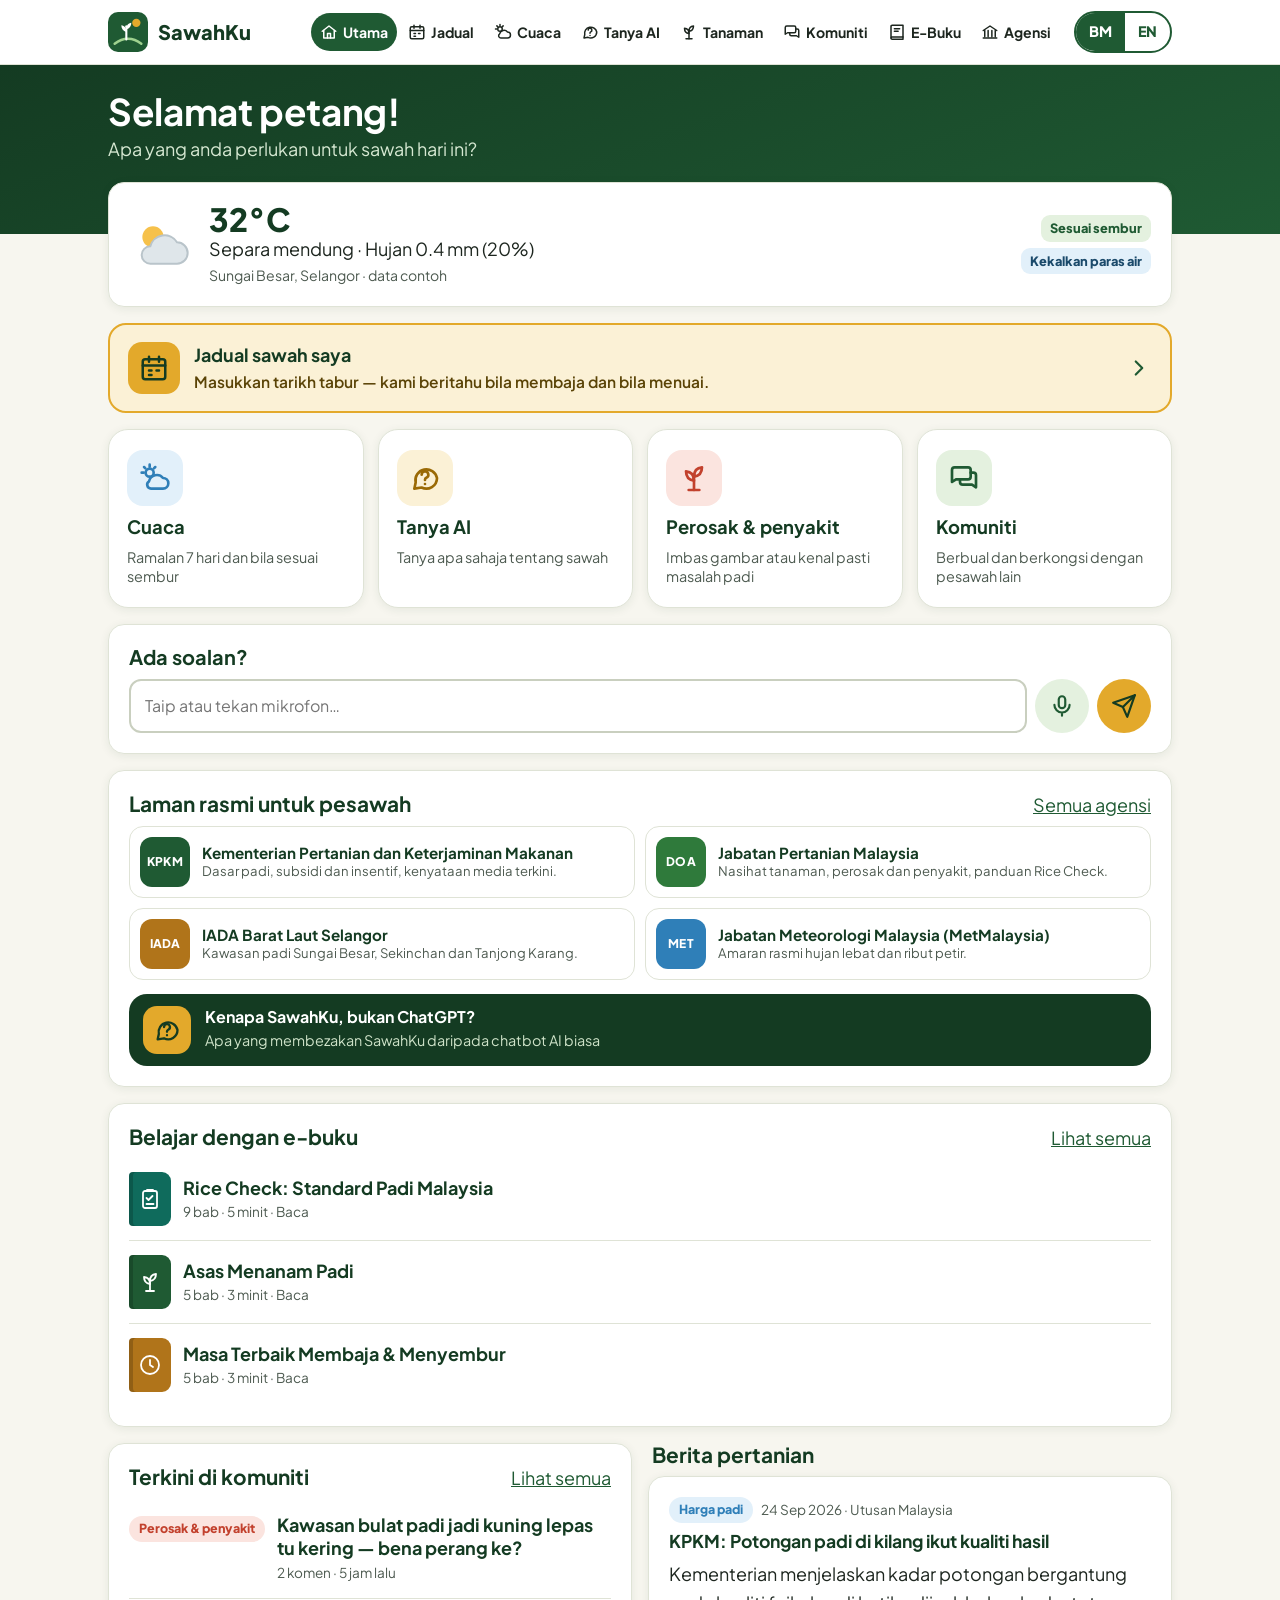
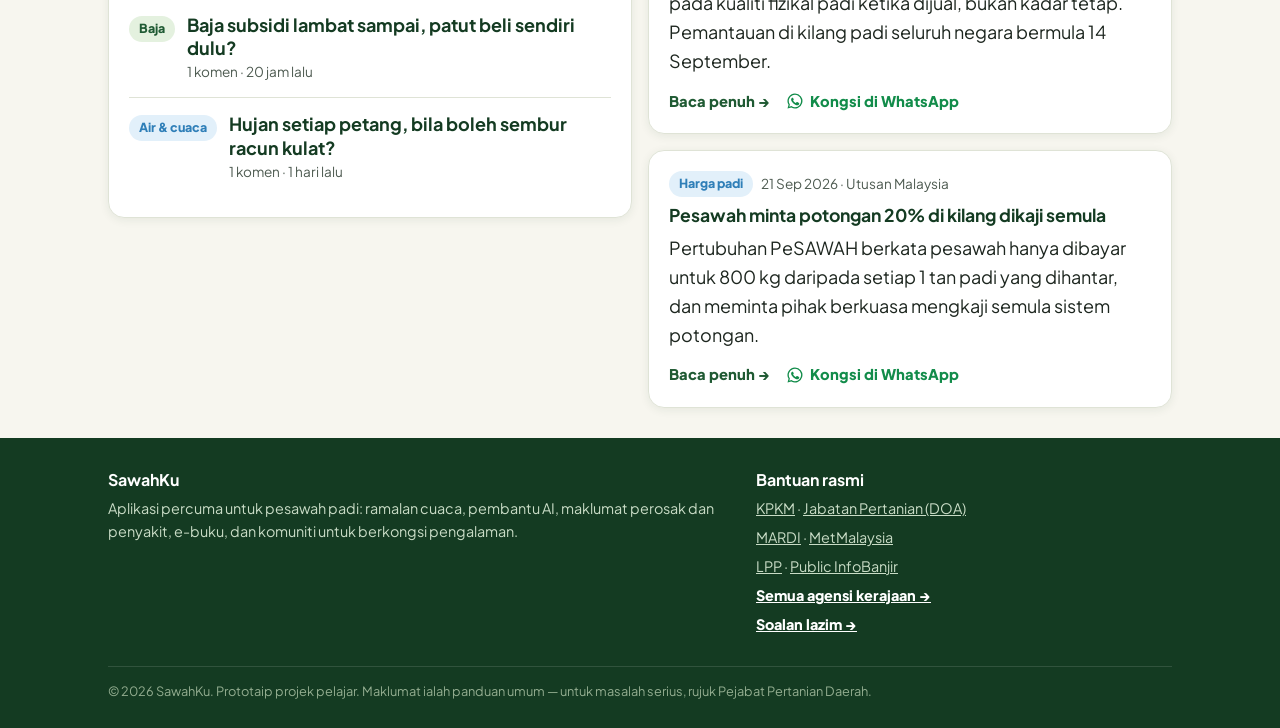
<file: index.html>
<!DOCTYPE html>
<html lang="ms">
<head>
  <meta charset="UTF-8">
  <meta name="viewport" content="width=device-width, initial-scale=1, viewport-fit=cover">
  <meta name="theme-color" content="#1f5a33">
  <title data-i18n="meta.home">SawahKu</title>
  <meta name="description" content="SawahKu: weather, AI assistant, pest and disease info and a community for paddy farmers, in Malay and English.">
  <link rel="preconnect" href="https://fonts.googleapis.com">
  <link rel="preconnect" href="https://fonts.gstatic.com" crossorigin>
  <link href="https://fonts.googleapis.com/css2?family=Plus+Jakarta+Sans:wght@400;500;600;700;800&display=swap" rel="stylesheet">
  <link rel="stylesheet" href="css/style.css">
</head>
<body data-page="home">

  <header id="site-header"></header>

  <main>
    <section class="home-top">
      <div class="container">
        <h1 id="greeting"></h1>
        <p data-i18n="home.sub"></p>
      </div>
    </section>

    <div class="container home-body">
      <a class="card today" id="wx-mini" href="weather.html" aria-label="Cuaca"></a>
      <a class="plan-mini" id="plan-mini" href="jadual.html"></a>

      <div class="tiles">
        <a class="tile tile--weather" href="weather.html"><span class="tile__icon"><svg viewBox="0 0 24 24" fill="none" stroke="currentColor" stroke-width="2" stroke-linecap="round" stroke-linejoin="round"><circle cx="8" cy="8" r="3"/><path d="M8 2v1.5M2 8h1.5M3.8 3.8l1 1M12.2 3.8l-1 1"/><path d="M9 20h9a4 4 0 0 0 0-8 6 6 0 0 0-10.5 2.5A3 3 0 0 0 9 20z"/></svg></span><strong data-i18n="home.weatherT"></strong><span data-i18n="home.weatherS"></span></a>
        <a class="tile tile--ask" href="ask.html"><span class="tile__icon"><svg viewBox="0 0 24 24" fill="none" stroke="currentColor" stroke-width="2" stroke-linecap="round" stroke-linejoin="round"><path d="M21 12a8 8 0 0 1-11.6 7.1L4 20l1-4.6A8 8 0 1 1 21 12z"/><path d="M9.5 9.5a2.5 2.5 0 1 1 3.5 2.3c-.6.3-1 .8-1 1.5v.2M12 16.5h.01"/></svg></span><strong data-i18n="home.askT"></strong><span data-i18n="home.askS"></span></a>
        <a class="tile tile--crop" href="crop.html"><span class="tile__icon"><svg viewBox="0 0 24 24" fill="none" stroke="currentColor" stroke-width="2" stroke-linecap="round" stroke-linejoin="round"><path d="M12 21V10"/><path d="M12 14c-4-.5-6-3-6-7 4 .3 6 3 6 7zM12 11c4-.5 6-3 6-7-4 .3-6 3-6 7z"/><path d="M8 21h8"/></svg></span><strong data-i18n="home.cropT"></strong><span data-i18n="home.cropS"></span></a>
        <a class="tile tile--forum" href="forum.html"><span class="tile__icon"><svg viewBox="0 0 24 24" fill="none" stroke="currentColor" stroke-width="2" stroke-linecap="round" stroke-linejoin="round"><path d="M17 8h2a2 2 0 0 1 2 2v9l-3-2h-7a2 2 0 0 1-2-2v-1"/><path d="M15 4H5a2 2 0 0 0-2 2v9l3-2h9a2 2 0 0 0 2-2V6a2 2 0 0 0-2-2z"/></svg></span><strong data-i18n="home.forumT"></strong><span data-i18n="home.forumS"></span></a>
      </div>

      <section class="card" style="margin-top:16px">
        <h2 style="font-size:1.25rem" data-i18n="home.askTitle"></h2>
        <form class="ask-box" id="home-ask" action="ask.html">
          <input class="input" type="text" name="q" data-i18n-ph="home.askPh" autocomplete="off" aria-label="Soalan">
          <a class="icon-btn icon-btn--mic" href="ask.html?mic=1" data-i18n-aria="ask.mic"><svg viewBox="0 0 24 24" fill="none" stroke="currentColor" stroke-width="2" stroke-linecap="round" stroke-linejoin="round" aria-hidden="true"><rect x="9" y="3" width="6" height="11" rx="3"/><path d="M5 11a7 7 0 0 0 14 0M12 18v3"/></svg></a>
          <button class="icon-btn icon-btn--send" type="submit" data-i18n-aria="ask.send"><svg viewBox="0 0 24 24" fill="none" stroke="currentColor" stroke-width="2" stroke-linecap="round" stroke-linejoin="round" aria-hidden="true"><path d="M22 2 11 13"/><path d="M22 2 15 22l-4-9-9-4 20-7z"/></svg></button>
        </form>
      </section>

      <section class="card official-card" style="margin-top:16px">
        <div class="head-row"><h2 data-i18n="home.agTitle"></h2><a href="info.html" data-i18n="home.agAll"></a></div>
        <div class="agency-quick-grid" id="home-agencies"></div>
        <a class="why-banner why-banner--sm" href="info.html#why">
          <span class="why-banner__icon"><svg viewBox="0 0 24 24" fill="none" stroke="currentColor" stroke-width="2" stroke-linecap="round" stroke-linejoin="round" aria-hidden="true"><path d="M21 12a8 8 0 0 1-11.6 7.1L4 20l1-4.6A8 8 0 1 1 21 12z"/><path d="M9.5 9.5a2.5 2.5 0 1 1 3.5 2.3c-.6.3-1 .8-1 1.5v.2M12 16.5h.01"/></svg></span>
          <span><strong data-i18n="info.whyT"></strong><small data-i18n="info.whyS"></small></span>
        </a>
      </section>

      <section class="card" style="margin-top:16px">
        <div class="head-row"><h2 data-i18n="home.learnTitle"></h2><a href="learn.html" data-i18n="common.seeAll"></a></div>
        <div id="home-learn"></div>
      </section>

      <div class="grid grid--2" style="margin-top:16px;align-items:start">
        <section class="card">
          <div class="head-row"><h2 data-i18n="home.forumTitle"></h2><a href="forum.html" data-i18n="common.seeAll"></a></div>
          <div id="home-forum"></div>
        </section>
        <section>
          <div class="head-row" style="padding:0 4px"><h2 data-i18n="home.newsTitle"></h2></div>
          <div class="grid" id="news-list" data-limit="2" style="margin-top:8px"></div>
        </section>
      </div>
    </div>
  </main>

  <script>
    // Greeting by time of day
    document.addEventListener("DOMContentLoaded", function () {
      function greet() {
        var h = new Date().getHours();
        document.getElementById("greeting").textContent = APP.t(h < 12 ? "home.morning" : h < 15 ? "home.afternoon" : h < 19 ? "home.evening" : "home.night");
      }
      greet();
      document.addEventListener("langchange", greet);
    });
  </script>

  <footer id="site-footer"></footer>

  <script src="js/i18n.js"></script>
  <script src="js/main.js"></script>
  <script src="js/weather.js"></script>
  <script src="js/schedule.js"></script>
  <script src="js/news.js"></script>
  <script src="js/forum.js"></script>
  <script src="js/ebooks.js"></script>
  <script src="js/learn.js"></script>
  <script src="js/info.js"></script>
</body>
</html>
</file>
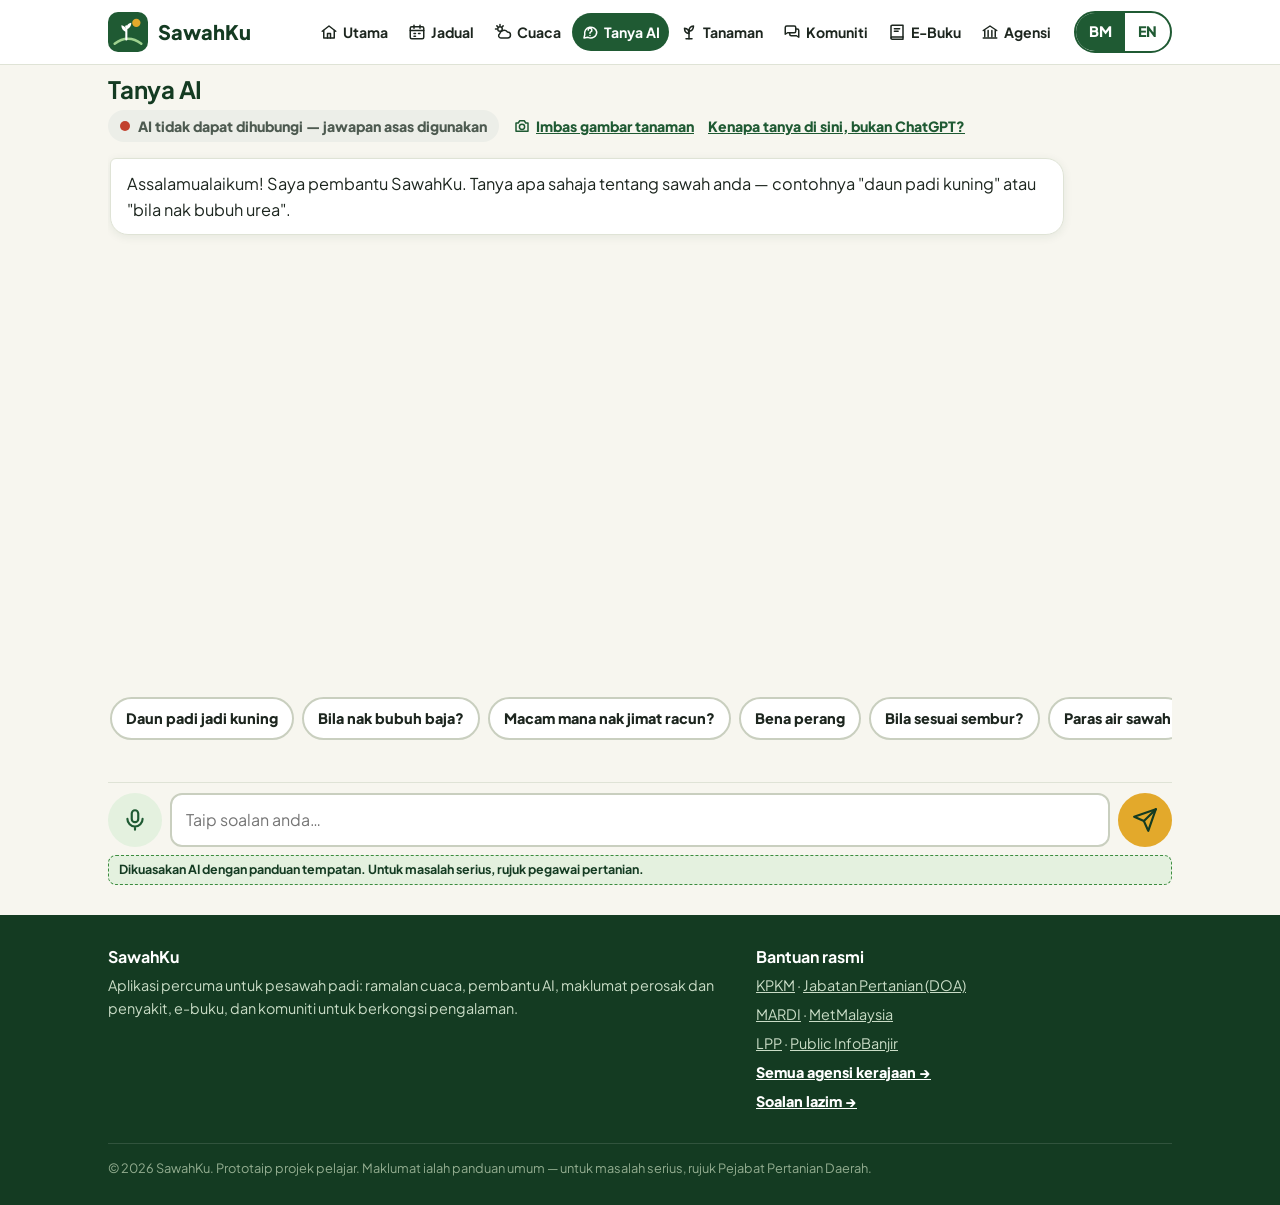
<file: ask.html>
<!DOCTYPE html>
<html lang="ms">
<head>
  <meta charset="UTF-8">
  <meta name="viewport" content="width=device-width, initial-scale=1, viewport-fit=cover">
  <meta name="theme-color" content="#1f5a33">
  <title data-i18n="meta.ask">SawahKu</title>
  <meta name="description" content="SawahKu: weather, AI assistant, pest and disease info and a community for paddy farmers, in Malay and English.">
  <link rel="preconnect" href="https://fonts.googleapis.com">
  <link rel="preconnect" href="https://fonts.gstatic.com" crossorigin>
  <link href="https://fonts.googleapis.com/css2?family=Plus+Jakarta+Sans:wght@400;500;600;700;800&display=swap" rel="stylesheet">
  <link rel="stylesheet" href="css/style.css">
</head>
<body data-page="ask">

  <header id="site-header"></header>

  <main>
    <div class="container">
      <div class="chat">
        <div class="chat__head">
          <div class="chat__title">
            <h1 data-i18n="ask.title"></h1>
            <button type="button" class="ask-new" id="chat-new" hidden><svg viewBox="0 0 24 24" fill="none" stroke="currentColor" stroke-width="2" stroke-linecap="round" stroke-linejoin="round" aria-hidden="true"><path d="M12 5v14M5 12h14"/></svg><span data-i18n="ask.new"></span></button>
          </div>
          <div class="chat__meta">
            <p class="ai-status" data-ai-status hidden></p>
            <a class="ask-scan" href="crop.html#scan"><svg viewBox="0 0 24 24" fill="none" stroke="currentColor" stroke-width="2" stroke-linecap="round" stroke-linejoin="round" aria-hidden="true"><path d="M4 8h3l2-3h6l2 3h3v11H4z"/><circle cx="12" cy="13" r="3.5"/></svg><span data-i18n="ask.scanLink"></span></a>
            <a class="ask-why" href="info.html#why" data-i18n="ask.why"></a>
          </div>
        </div>
        <div class="chat__log" id="chat-log" aria-live="polite"></div>
        <div class="chat__quick" id="chat-quick"></div>
        <p class="chat__listening" id="chat-status" role="status"></p>
        <form class="chat__composer" id="chat-form">
          <button type="button" class="icon-btn icon-btn--mic" id="chat-mic" data-i18n-aria="ask.mic"><svg viewBox="0 0 24 24" fill="none" stroke="currentColor" stroke-width="2" stroke-linecap="round" stroke-linejoin="round" aria-hidden="true"><rect x="9" y="3" width="6" height="11" rx="3"/><path d="M5 11a7 7 0 0 0 14 0M12 18v3"/></svg></button>
          <textarea class="input" id="chat-input" rows="1" data-i18n-ph="ask.ph" aria-label="Soalan"></textarea>
          <button type="submit" class="icon-btn icon-btn--send" data-i18n-aria="ask.send"><svg viewBox="0 0 24 24" fill="none" stroke="currentColor" stroke-width="2" stroke-linecap="round" stroke-linejoin="round" aria-hidden="true"><path d="M22 2 11 13"/><path d="M22 2 15 22l-4-9-9-4 20-7z"/></svg></button>
        </form>
        <p class="demo-flag chat__foot" data-i18n="ask.demo"></p>
      </div>
    </div>
  </main>

  <footer id="site-footer"></footer>

  <script src="js/i18n.js"></script>
  <script src="js/main.js"></script>
  <script src="js/config.js"></script>
  <script src="js/ai.js"></script>
  <script src="js/cropdata.js"></script>
  <script src="js/chat.js"></script>
</body>
</html>
</file>
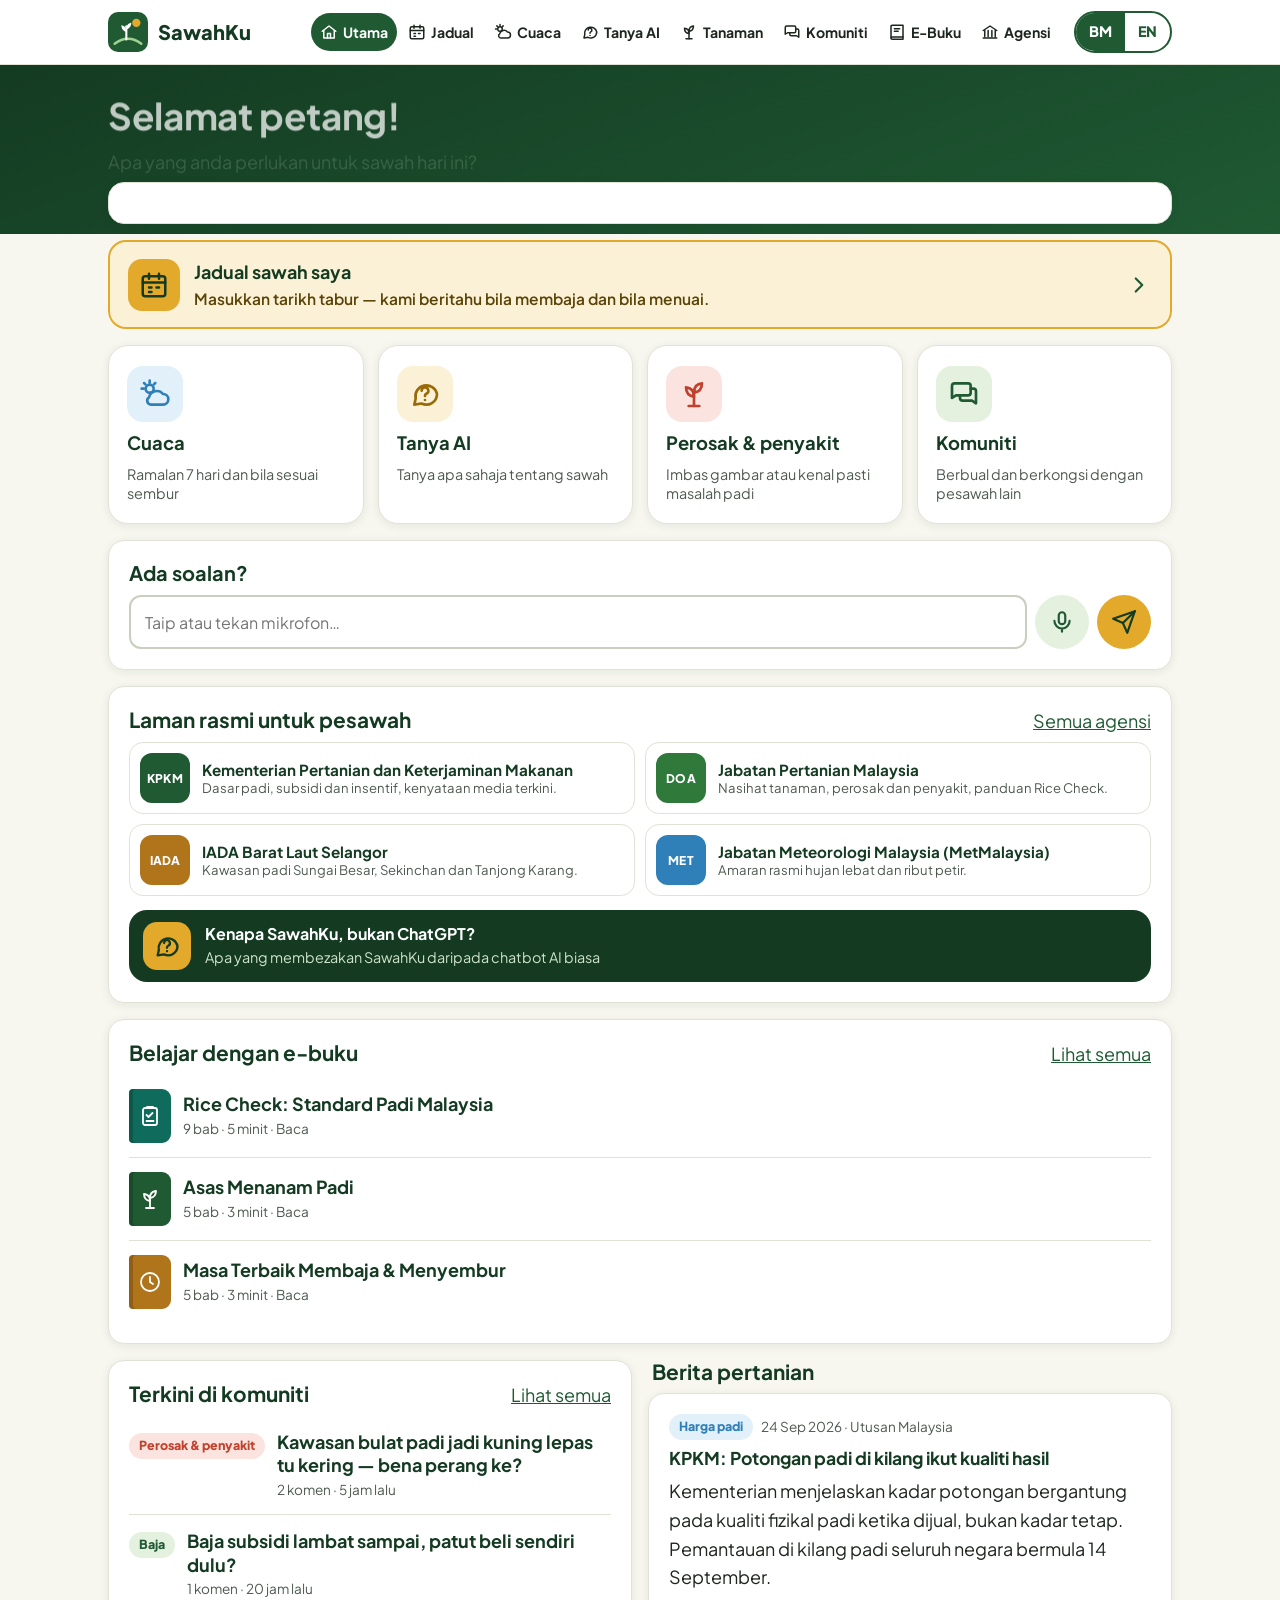
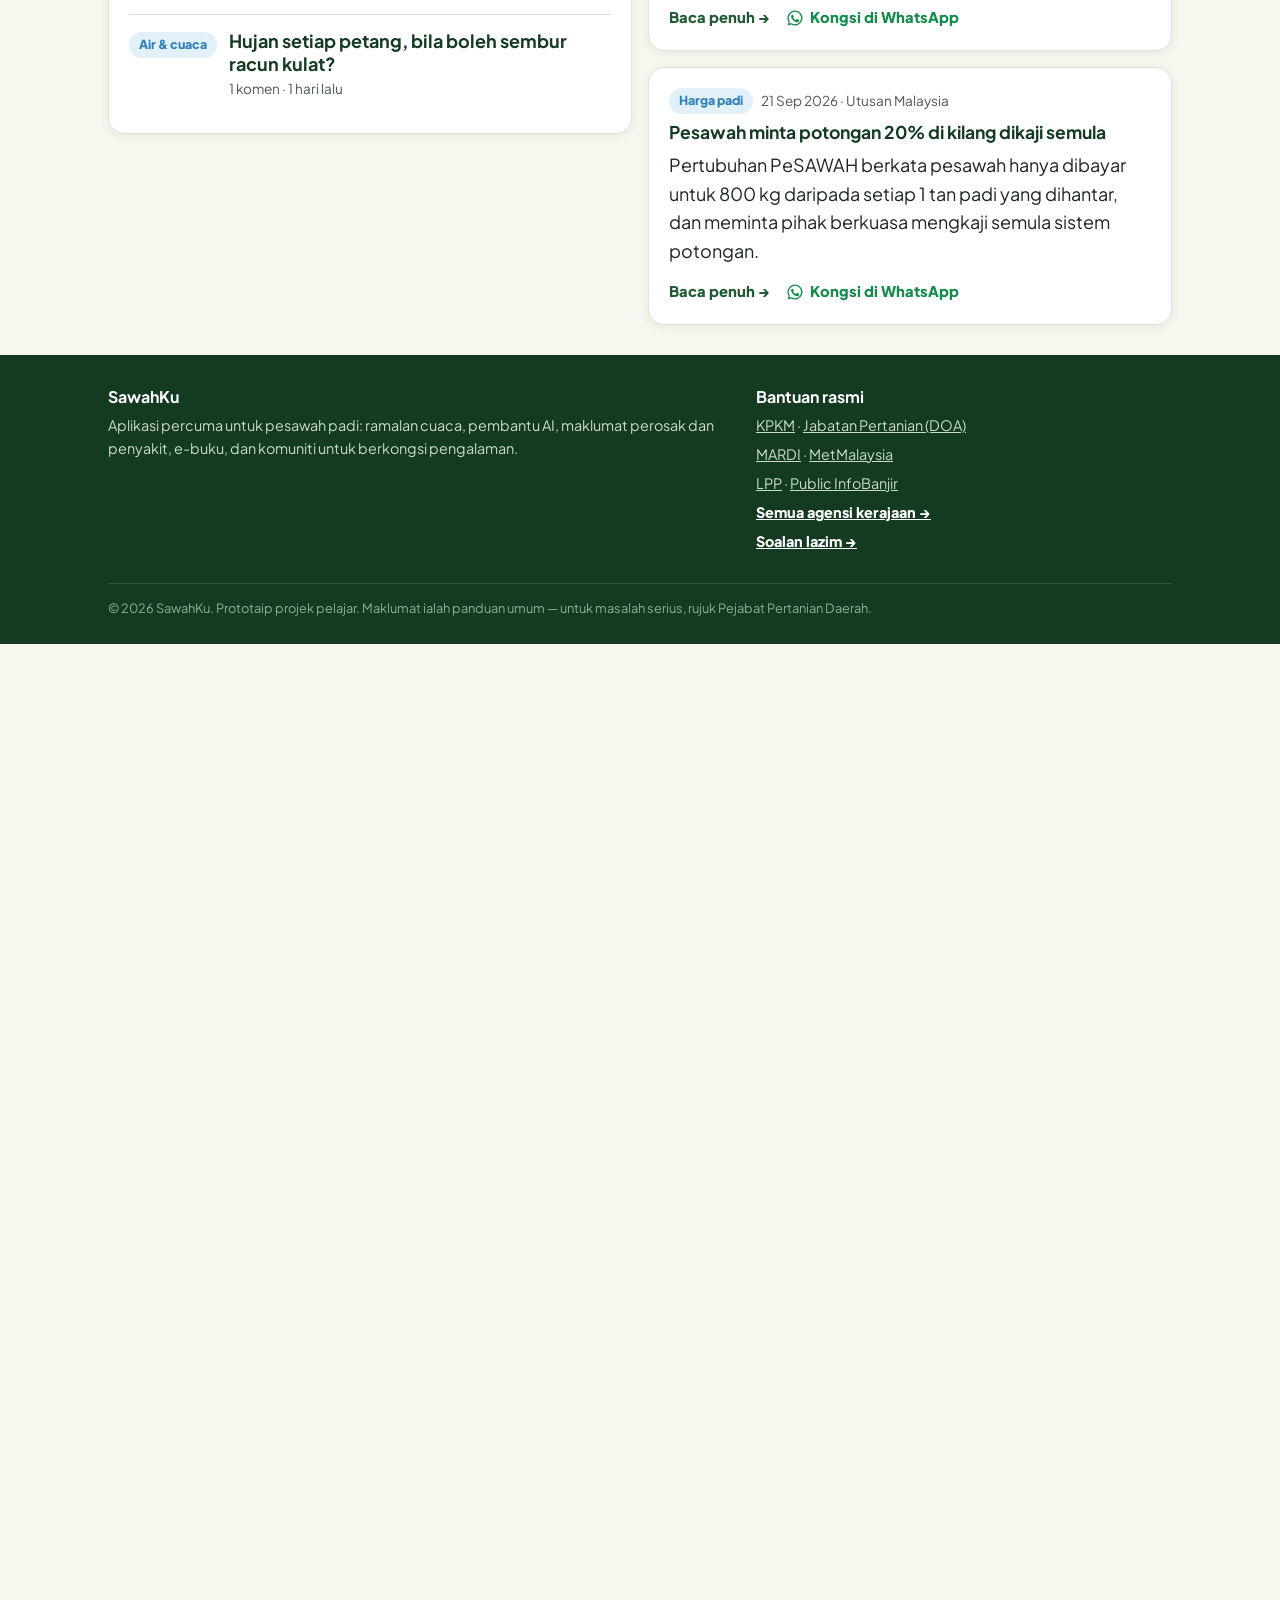
<file: booking.html>
<!doctype html>
<html lang="ms">
<head>
<meta charset="utf-8">
<meta name="viewport" content="width=device-width, initial-scale=1">
<title>SawahKu</title>
<meta http-equiv="refresh" content="0; url=index.html">
<link rel="canonical" href="index.html">
</head>
<body style="font-family:sans-serif;padding:24px;font-size:18px">
<p>Halaman ini telah berpindah. <a href="index.html">Teruskan ke SawahKu</a></p>
<p>This page has moved. <a href="index.html">Go to SawahKu</a></p>
</body>
</html>
</file>
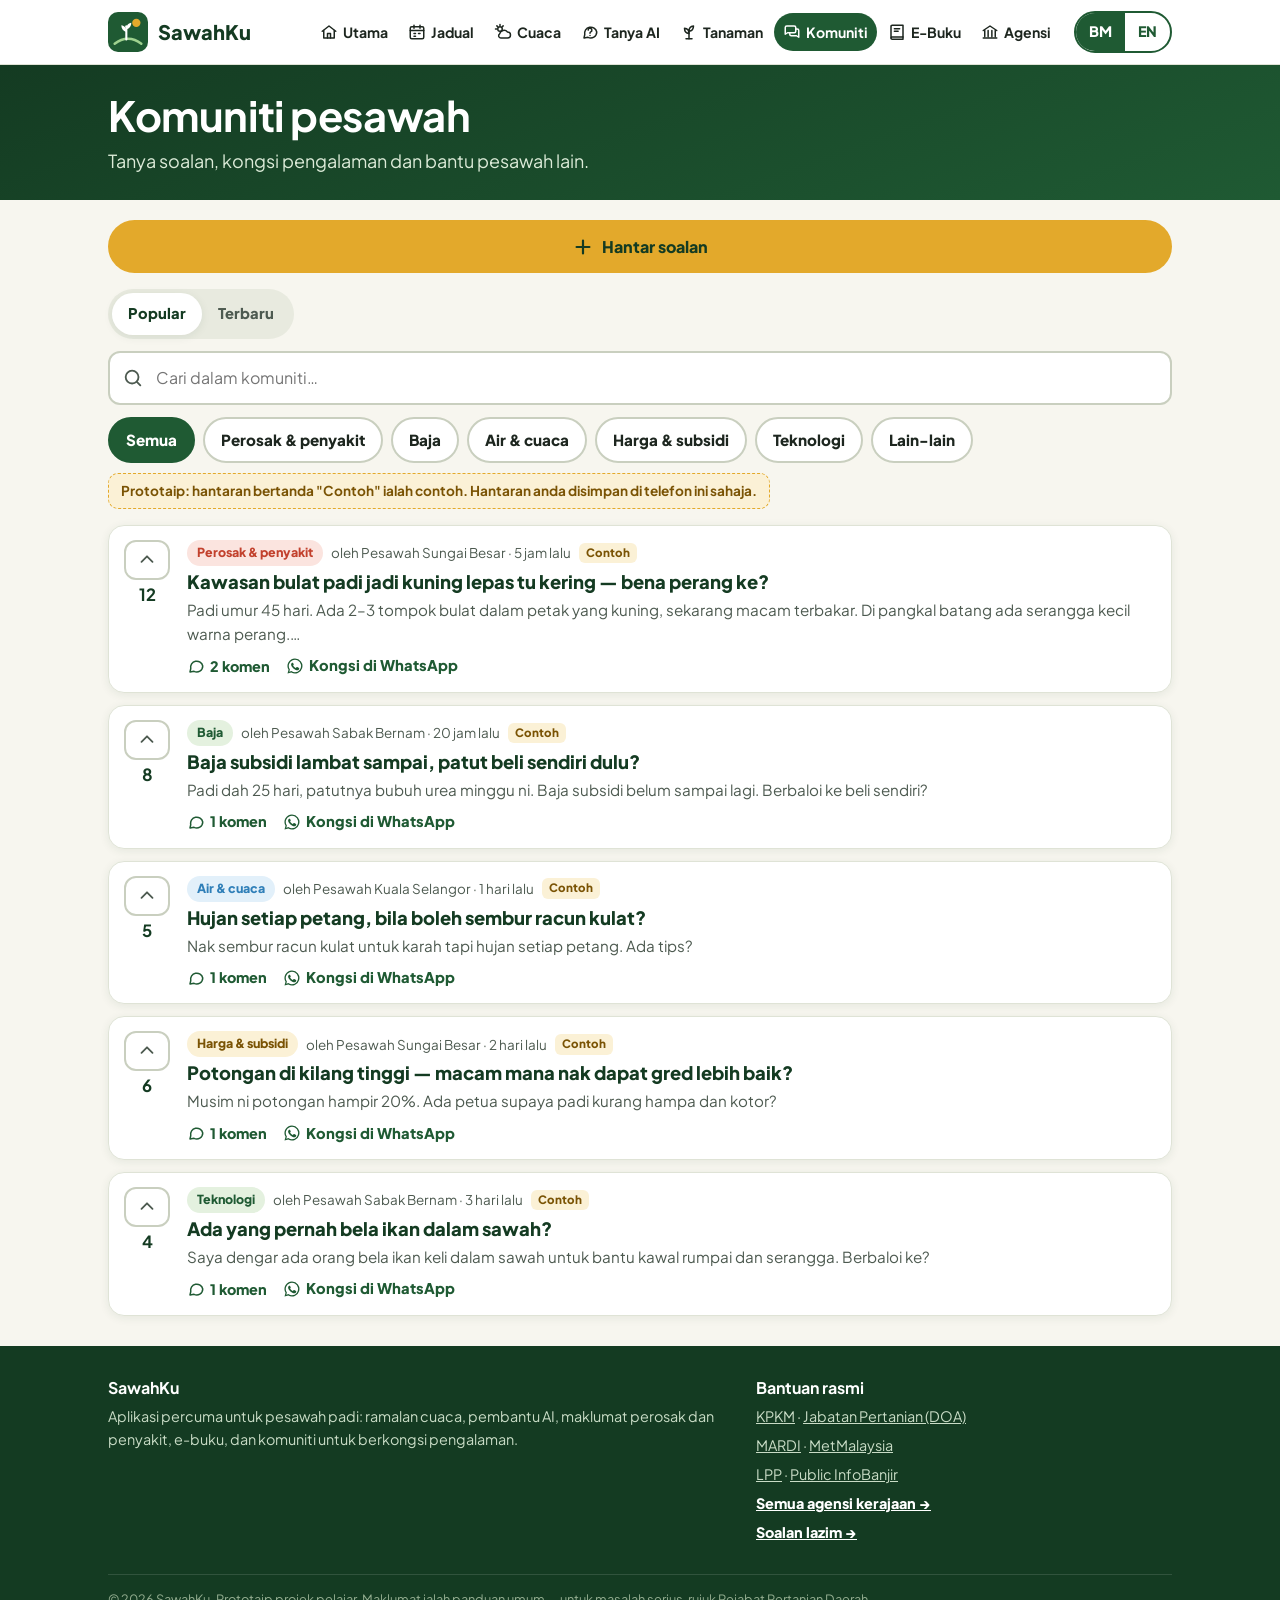
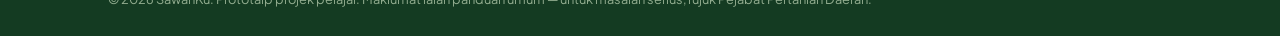
<file: forum.html>
<!DOCTYPE html>
<html lang="ms">
<head>
  <meta charset="UTF-8">
  <meta name="viewport" content="width=device-width, initial-scale=1, viewport-fit=cover">
  <meta name="theme-color" content="#1f5a33">
  <title data-i18n="meta.forum">SawahKu</title>
  <meta name="description" content="SawahKu: weather, AI assistant, pest and disease info and a community for paddy farmers, in Malay and English.">
  <link rel="preconnect" href="https://fonts.googleapis.com">
  <link rel="preconnect" href="https://fonts.gstatic.com" crossorigin>
  <link href="https://fonts.googleapis.com/css2?family=Plus+Jakarta+Sans:wght@400;500;600;700;800&display=swap" rel="stylesheet">
  <link rel="stylesheet" href="css/style.css">
</head>
<body data-page="forum">

  <header id="site-header"></header>

  <main id="forum-app">
    <section class="page-hero">
      <div class="container">
        <h1 data-i18n="forum.title"></h1>
        <p data-i18n="forum.lead"></p>
      </div>
    </section>

    <div class="container" style="padding-top:20px">

      <!-- List of posts -->
      <div id="f-list">
        <a class="btn btn--primary btn--block" href="#new" style="margin-bottom:16px"><svg viewBox="0 0 24 24" fill="none" stroke="currentColor" stroke-width="2.4" stroke-linecap="round" aria-hidden="true"><path d="M12 5v14M5 12h14"/></svg><span data-i18n="forum.new"></span></a>
        <div class="forum-bar">
          <div class="seg" id="f-sort" role="group">
            <button type="button" data-sort="hot" aria-pressed="true" data-i18n="forum.sortHot"></button>
            <button type="button" data-sort="new" aria-pressed="false" data-i18n="forum.sortNew"></button>
          </div>
        </div>
        <div class="search" style="margin-bottom:12px"><svg viewBox="0 0 24 24" fill="none" stroke="currentColor" stroke-width="2" stroke-linecap="round" stroke-linejoin="round" aria-hidden="true"><circle cx="11" cy="11" r="7"/><path d="m20 20-3.5-3.5"/></svg><input class="input" type="search" id="f-search" data-i18n-ph="forum.searchPh" aria-label="Cari"></div>
        <div class="chips" id="f-cats"></div>
        <p class="note"><span class="demo-flag" data-i18n="forum.demo"></span></p>
        <div class="posts" id="f-posts"></div>
      </div>

      <!-- One post -->
      <div id="f-detail" hidden>
        <a class="back-link" href="#"><svg viewBox="0 0 24 24" width="20" height="20" fill="none" stroke="currentColor" stroke-width="2.4" stroke-linecap="round" stroke-linejoin="round" aria-hidden="true"><path d="M15 18l-6-6 6-6"/></svg><span data-i18n="common.back"></span></a>
        <div id="f-detailBody"></div>
        <form class="card" id="f-replyForm" style="margin-top:16px">
          <input type="hidden" id="f-replyPost">
          <div class="field">
            <label for="f-replyText" data-i18n="forum.reply"></label>
            <textarea id="f-replyText" rows="3" data-i18n-ph="forum.replyPh"></textarea>
          </div>
          <div class="field" style="margin-top:12px">
            <label for="f-replyName"><span data-i18n="forum.fName"></span> <span class="hint" data-i18n="forum.optional"></span></label>
            <input type="text" id="f-replyName" data-i18n-ph="forum.fNamePh" autocomplete="name">
          </div>
          <button type="submit" class="btn btn--green btn--block" style="margin-top:14px" data-i18n="forum.send"></button>
        </form>
      </div>

      <!-- New post -->
      <div id="f-form" hidden>
        <a class="back-link" href="#"><svg viewBox="0 0 24 24" width="20" height="20" fill="none" stroke="currentColor" stroke-width="2.4" stroke-linecap="round" stroke-linejoin="round" aria-hidden="true"><path d="M15 18l-6-6 6-6"/></svg><span data-i18n="common.back"></span></a>
        <form class="card" id="f-formEl" novalidate>
          <h2 data-i18n="forum.newTitle"></h2>
          <div class="field">
            <label for="f-fTitle" data-i18n="forum.fTitle"></label>
            <input type="text" id="f-fTitle" data-i18n-ph="forum.fTitlePh" maxlength="150">
            <div class="error" data-i18n="forum.errTitle"></div>
          </div>
          <div class="field" style="margin-top:14px">
            <label for="f-fBody"><span data-i18n="forum.fBody"></span> <span class="hint" data-i18n="forum.optional"></span></label>
            <textarea id="f-fBody" rows="4" data-i18n-ph="forum.fBodyPh"></textarea>
          </div>
          <div class="field" style="margin-top:14px">
            <label data-i18n="forum.fCat"></label>
            <div class="cat-tiles" id="f-catTiles"></div>
          </div>
          <div class="field" style="margin-top:14px">
            <label for="f-photo"><span data-i18n="forum.fPhoto"></span> <span class="hint" data-i18n="forum.optional"></span></label>
            <label class="btn btn--outline" style="cursor:pointer"><svg viewBox="0 0 24 24" fill="none" stroke="currentColor" stroke-width="2" stroke-linecap="round" stroke-linejoin="round" aria-hidden="true"><path d="M4 8h3l2-3h6l2 3h3v11H4z"/><circle cx="12" cy="13" r="3.5"/></svg><span data-i18n="forum.fPhoto"></span>
              <input type="file" id="f-photo" accept="image/*" class="visually-hidden"></label>
            <div id="f-previewWrap" hidden>
              <img id="f-preview" class="photo-preview" alt="">
              <button type="button" class="link-btn" id="f-removePhoto" data-i18n="forum.removePhoto"></button>
            </div>
          </div>
          <div class="field" style="margin-top:14px">
            <label for="f-fName"><span data-i18n="forum.fName"></span> <span class="hint" data-i18n="forum.optional"></span></label>
            <input type="text" id="f-fName" data-i18n-ph="forum.fNamePh" autocomplete="name">
          </div>
          <button type="submit" class="btn btn--primary btn--block" style="margin-top:18px" data-i18n="forum.fPost"></button>
        </form>
      </div>
    </div>
  </main>

  <footer id="site-footer"></footer>

  <script src="js/i18n.js"></script>
  <script src="js/main.js"></script>
  <script src="js/forum.js"></script>
</body>
</html>
</file>
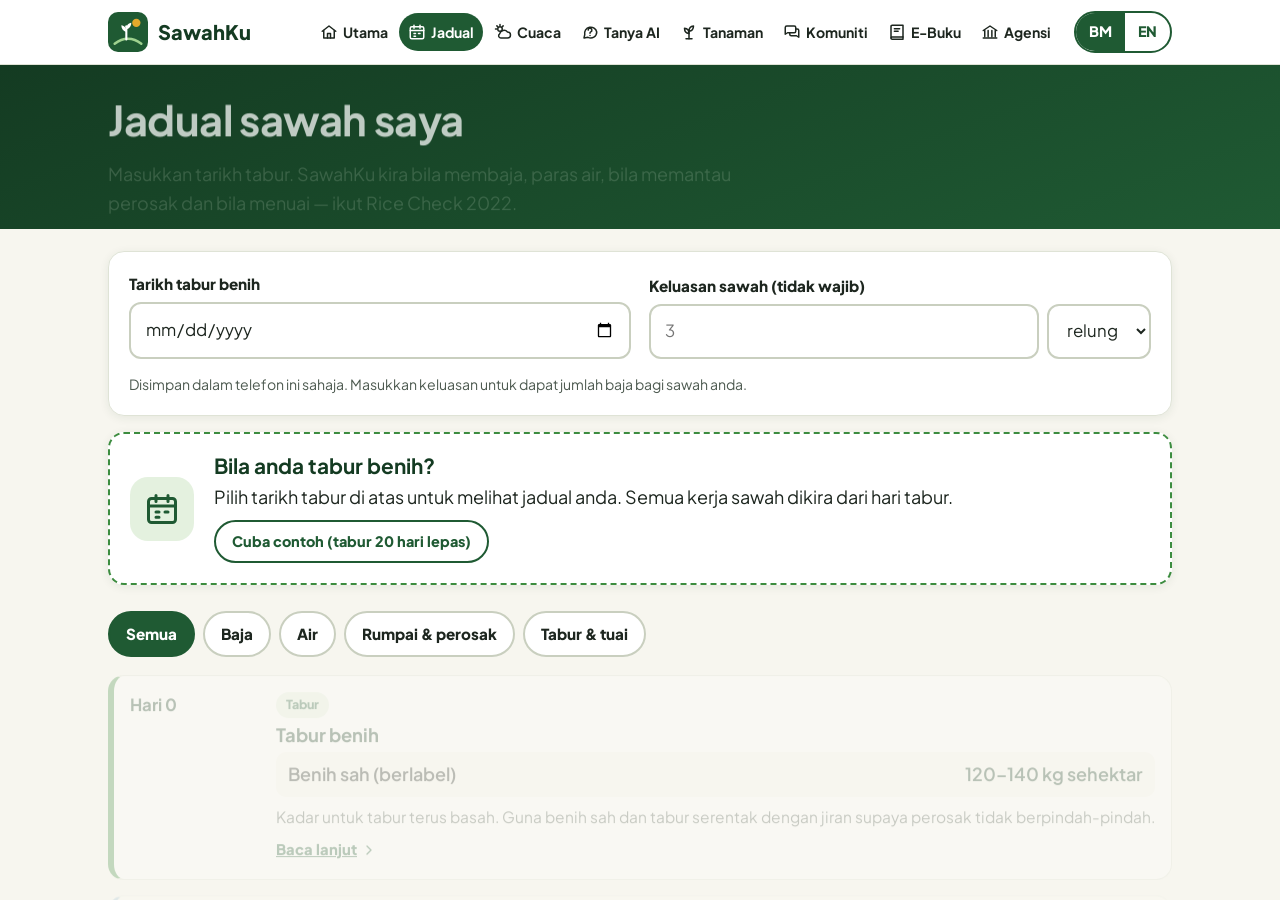
<file: guide.html>
<!doctype html>
<html lang="ms">
<head>
<meta charset="utf-8">
<meta name="viewport" content="width=device-width, initial-scale=1">
<title>SawahKu</title>
<meta http-equiv="refresh" content="0; url=jadual.html">
<link rel="canonical" href="jadual.html">
</head>
<body style="font-family:sans-serif;padding:24px;font-size:18px">
<p>Halaman ini telah berpindah. <a href="jadual.html">Teruskan ke SawahKu</a></p>
<p>This page has moved. <a href="jadual.html">Go to SawahKu</a></p>
</body>
</html>
</file>
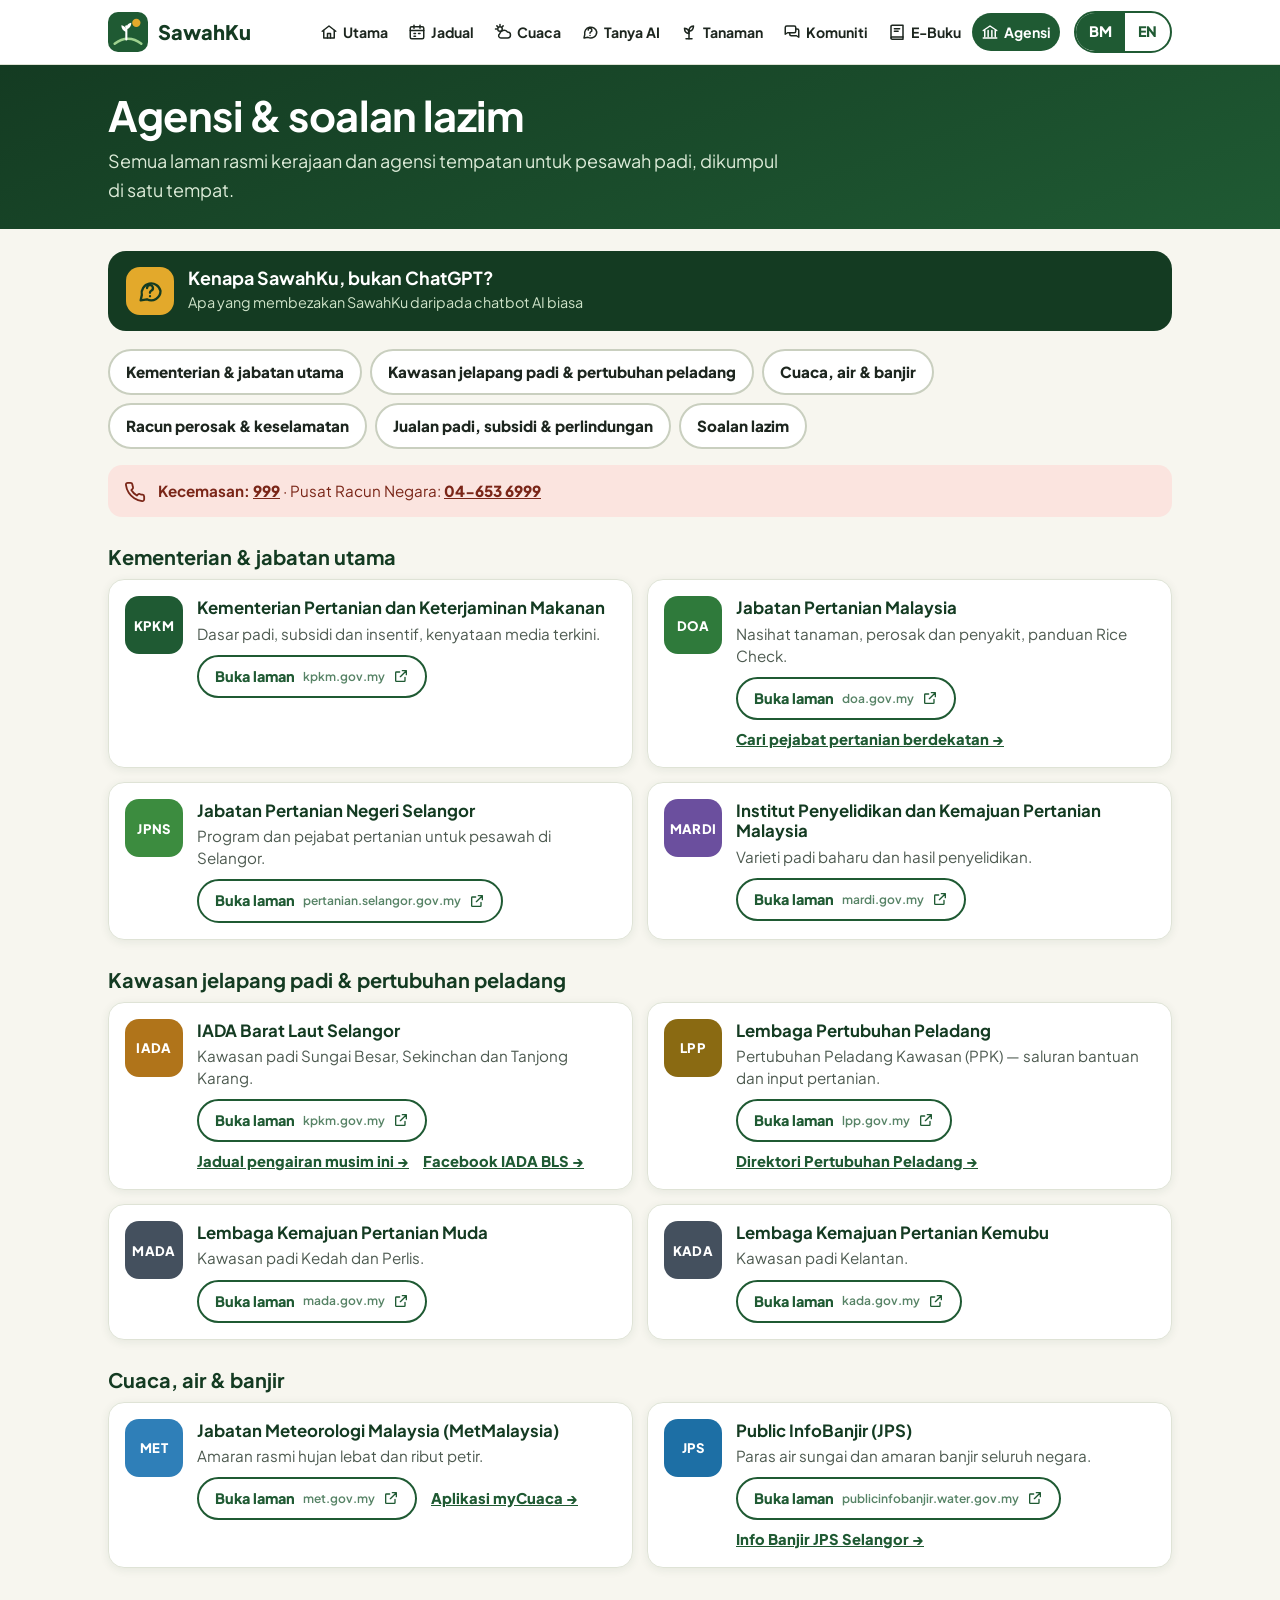
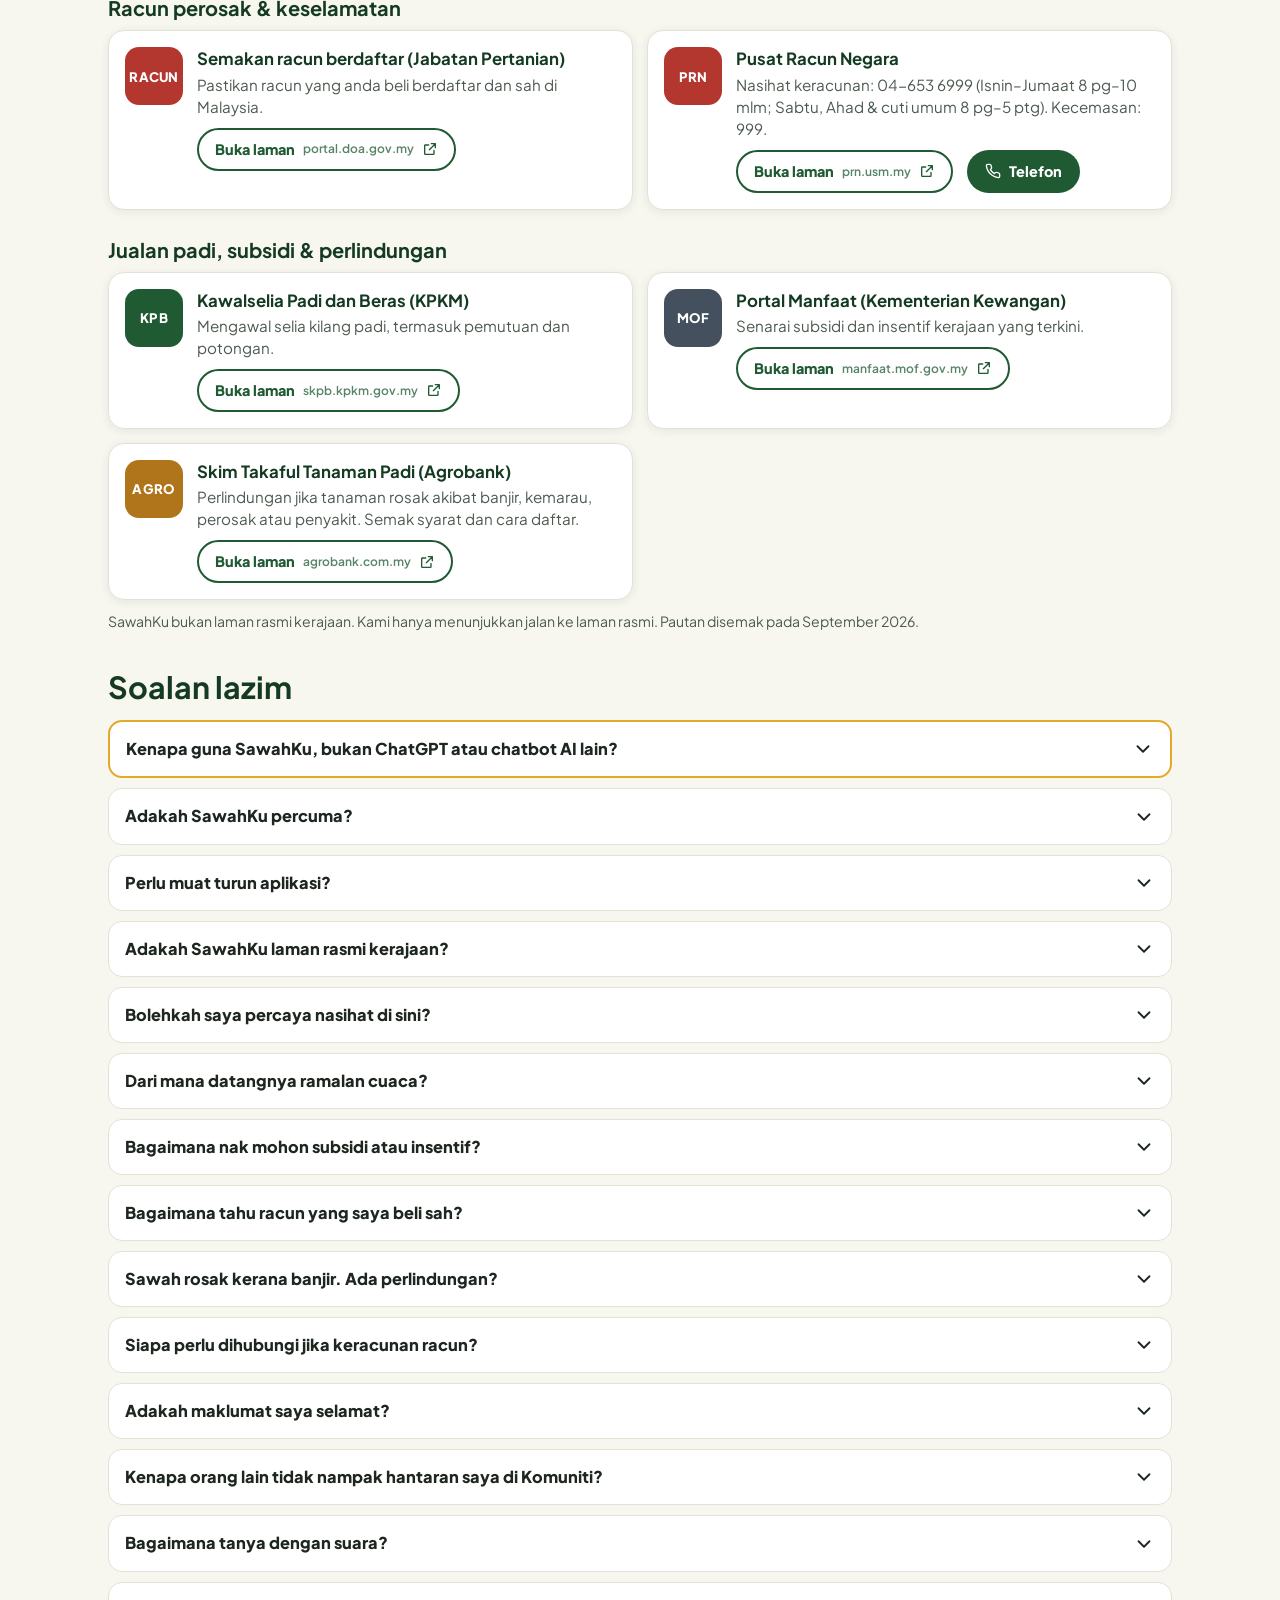
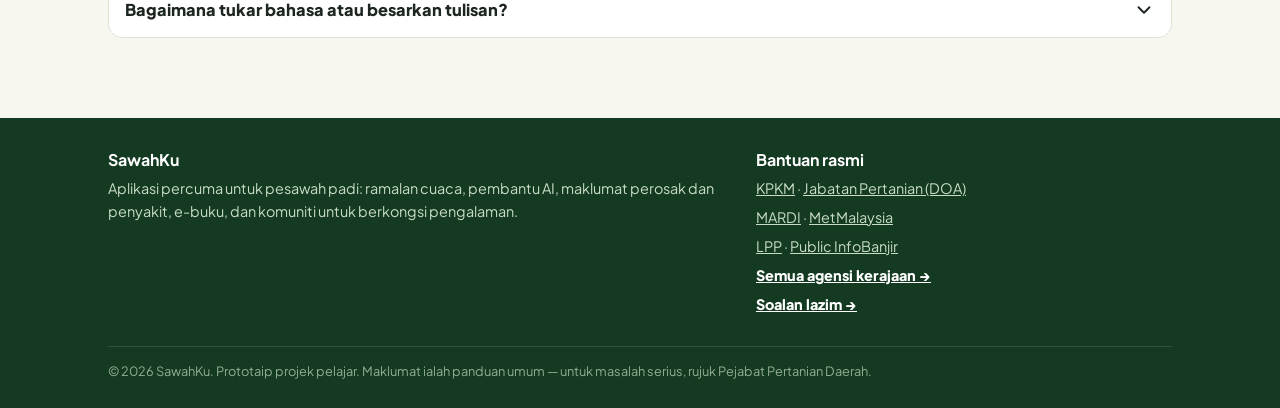
<file: info.html>
<!DOCTYPE html>
<html lang="ms">
<head>
  <meta charset="UTF-8">
  <meta name="viewport" content="width=device-width, initial-scale=1, viewport-fit=cover">
  <meta name="theme-color" content="#1f5a33">
  <title data-i18n="meta.info">SawahKu</title>
  <meta name="description" content="SawahKu: weather, AI assistant, pest and disease info and a community for paddy farmers, in Malay and English.">
  <link rel="preconnect" href="https://fonts.googleapis.com">
  <link rel="preconnect" href="https://fonts.gstatic.com" crossorigin>
  <link href="https://fonts.googleapis.com/css2?family=Plus+Jakarta+Sans:wght@400;500;600;700;800&display=swap" rel="stylesheet">
  <link rel="stylesheet" href="css/style.css">
</head>
<body data-page="info">

  <header id="site-header"></header>

  <main>
    <section class="page-hero">
      <div class="container">
        <h1 data-i18n="info.title"></h1>
        <p data-i18n="info.lead"></p>
      </div>
    </section>

    <section class="section" style="padding-top:22px">
      <div class="container">
        <a class="why-banner" href="#why">
          <span class="why-banner__icon"><svg viewBox="0 0 24 24" fill="none" stroke="currentColor" stroke-width="2" stroke-linecap="round" stroke-linejoin="round" aria-hidden="true"><path d="M21 12a8 8 0 0 1-11.6 7.1L4 20l1-4.6A8 8 0 1 1 21 12z"/><path d="M9.5 9.5a2.5 2.5 0 1 1 3.5 2.3c-.6.3-1 .8-1 1.5v.2M12 16.5h.01"/></svg></span>
          <span><strong data-i18n="info.whyT"></strong><small data-i18n="info.whyS"></small></span>
        </a>

        <div class="chips info-jump" id="info-jump"></div>

        <div class="callout callout--danger emergency">
          <svg viewBox="0 0 24 24" fill="none" stroke="currentColor" stroke-width="2" stroke-linecap="round" stroke-linejoin="round" aria-hidden="true"><path d="M22 16.9v3a2 2 0 0 1-2.2 2 19.8 19.8 0 0 1-8.6-3.1 19.5 19.5 0 0 1-6-6A19.8 19.8 0 0 1 2.1 4.2 2 2 0 0 1 4.1 2h3a2 2 0 0 1 2 1.7c.1 1 .4 1.9.7 2.8a2 2 0 0 1-.5 2.1L8 9.9a16 16 0 0 0 6 6l1.3-1.3a2 2 0 0 1 2.1-.4c.9.3 1.8.6 2.8.7a2 2 0 0 1 1.7 2z"/></svg>
          <span><strong data-i18n="info.emergency"></strong> <a href="tel:999">999</a> · <span data-i18n="info.poison"></span> <a href="tel:+6046536999">04-653 6999</a></span>
        </div>

        <div id="info-agencies"></div>

        <p class="note" data-i18n="info.disclaimer"></p>

        <section id="faq" class="faq-wrap">
          <h2 data-i18n="info.faqTitle"></h2>
          <div id="info-faq"></div>
        </section>
      </div>
    </section>
  </main>

  <footer id="site-footer"></footer>

  <script src="js/i18n.js"></script>
  <script src="js/main.js"></script>
  <script src="js/info.js"></script>
</body>
</html>
</file>
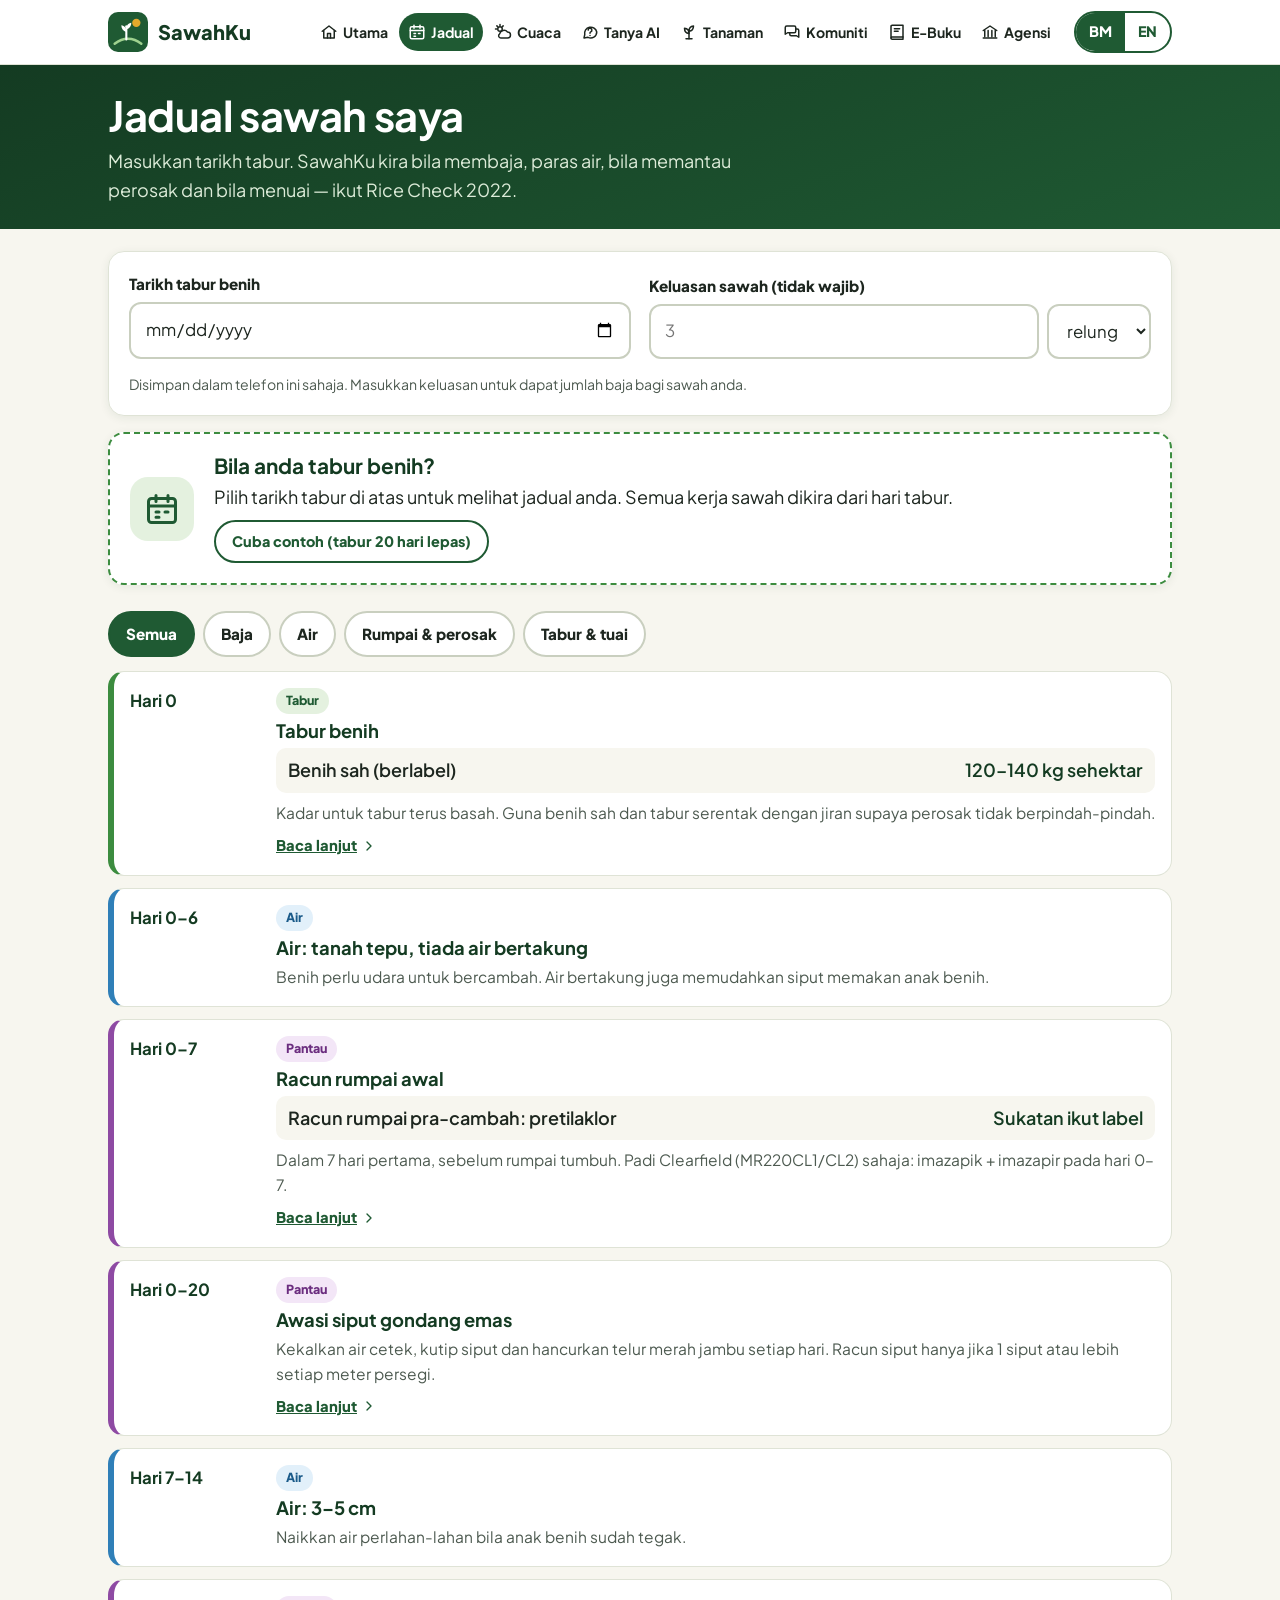
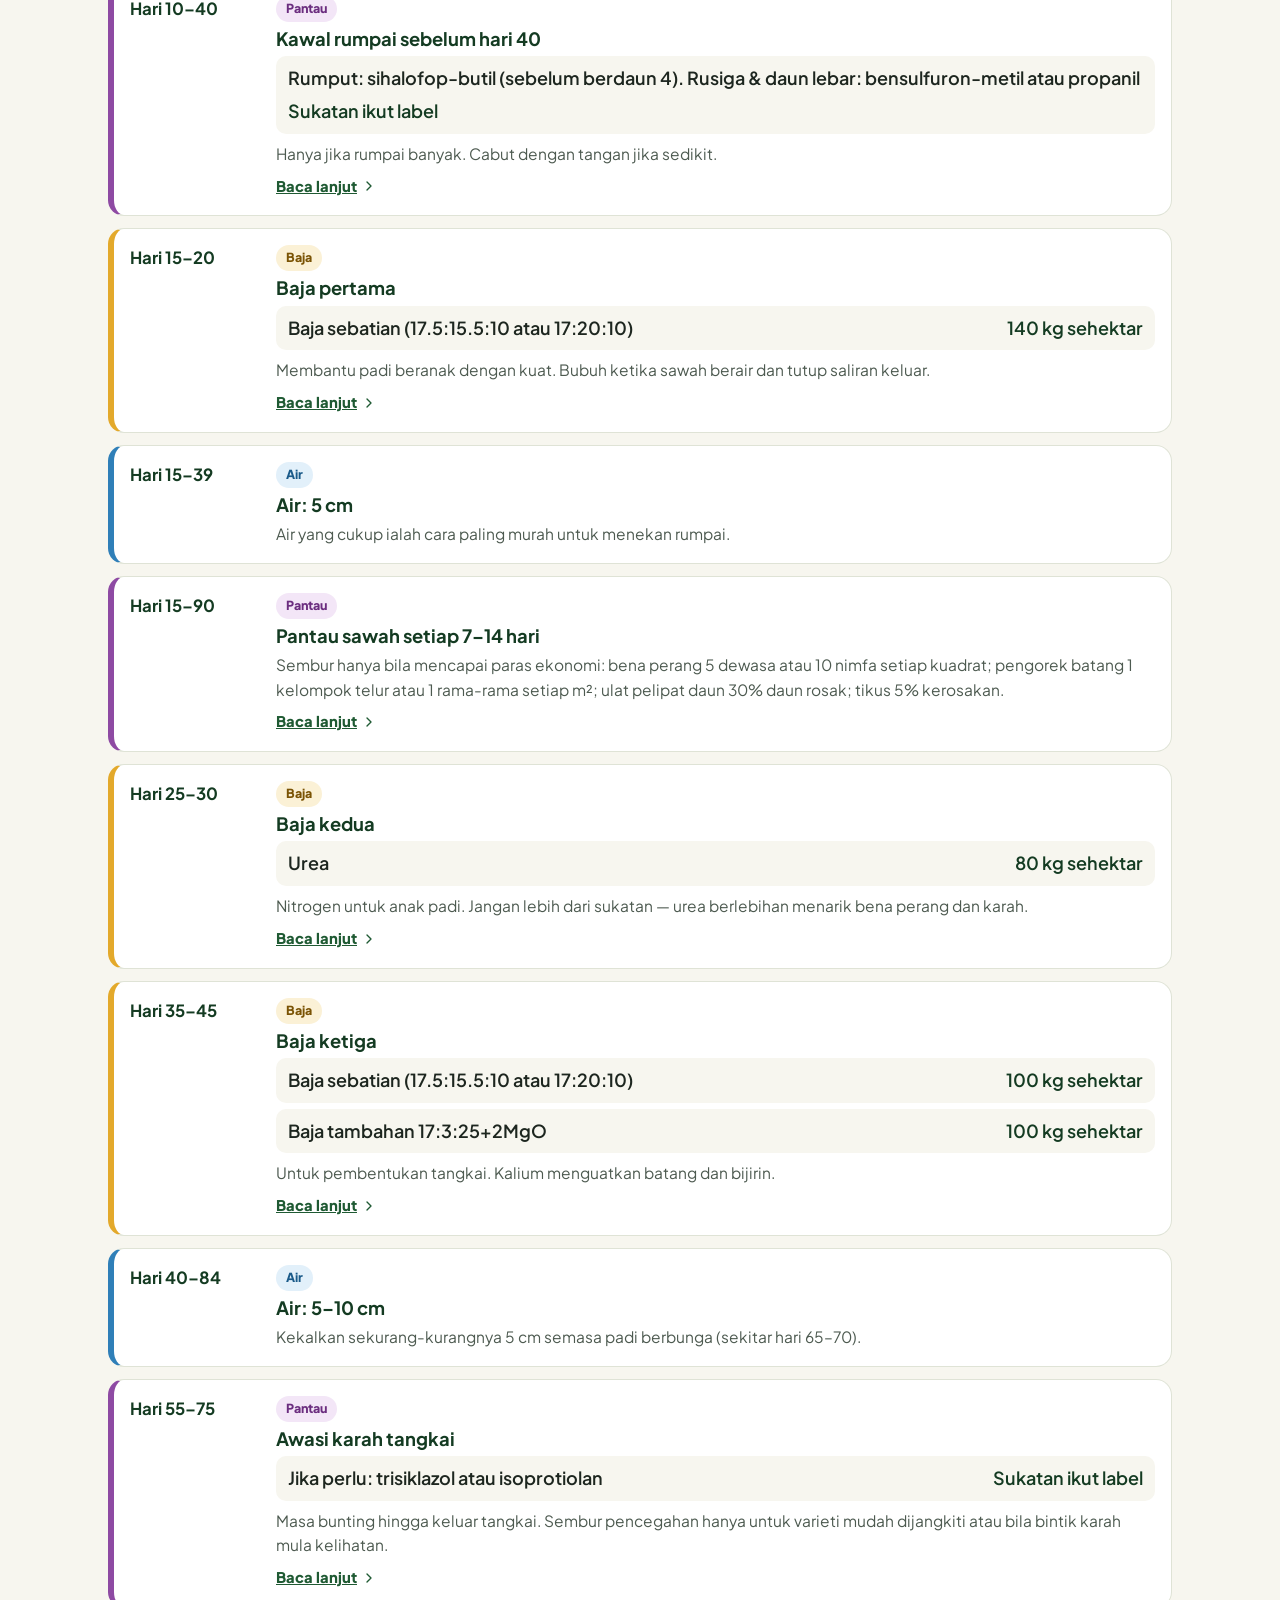
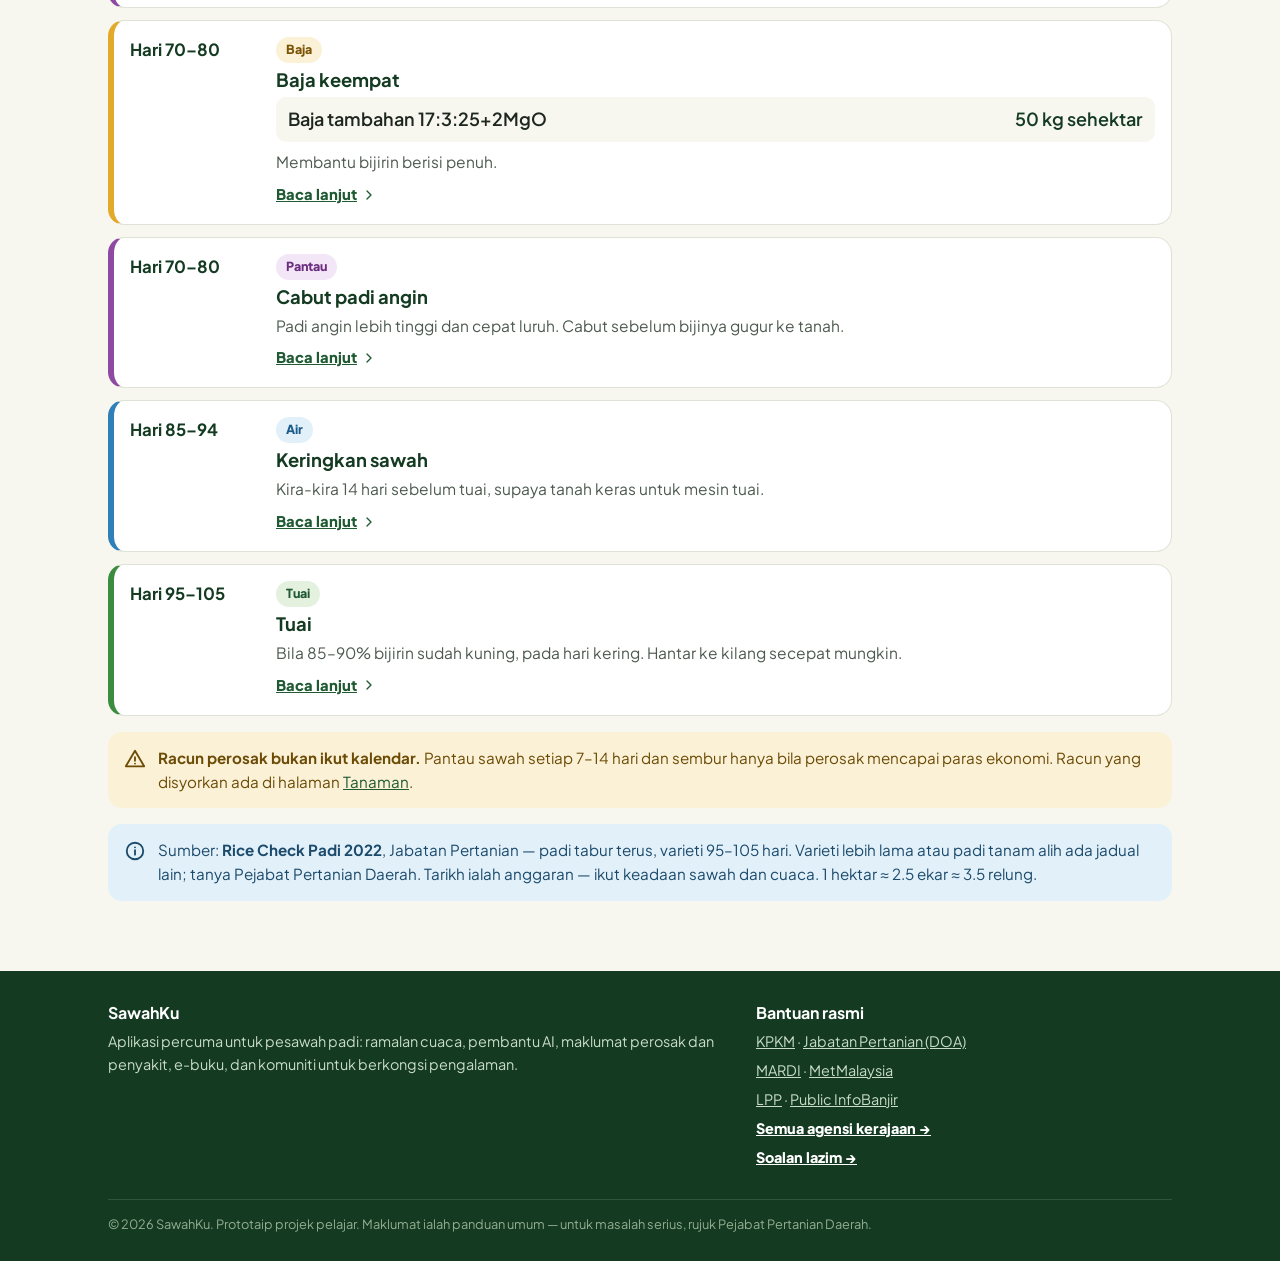
<file: jadual.html>
<!DOCTYPE html>
<html lang="ms">
<head>
  <meta charset="UTF-8">
  <meta name="viewport" content="width=device-width, initial-scale=1, viewport-fit=cover">
  <meta name="theme-color" content="#1f5a33">
  <title data-i18n="meta.plan">SawahKu</title>
  <meta name="description" content="SawahKu: your paddy field schedule — when to fertilise, water levels, field checks and harvest, from your sowing date (Rice Check 2022).">
  <link rel="preconnect" href="https://fonts.googleapis.com">
  <link rel="preconnect" href="https://fonts.gstatic.com" crossorigin>
  <link href="https://fonts.googleapis.com/css2?family=Plus+Jakarta+Sans:wght@400;500;600;700;800&display=swap" rel="stylesheet">
  <link rel="stylesheet" href="css/style.css">
</head>
<body data-page="plan">

  <header id="site-header"></header>

  <main id="plan-app">
    <section class="page-hero">
      <div class="container">
        <h1 data-i18n="plan.title"></h1>
        <p data-i18n="plan.lead"></p>
      </div>
    </section>

    <section class="section" style="padding-top:22px">
      <div class="container">
        <div class="card plan-setup-card">
          <div class="plan-setup">
            <div class="field">
              <label for="plan-sow" data-i18n="plan.sow"></label>
              <input type="date" id="plan-sow">
            </div>
            <div class="field">
              <label for="plan-size" data-i18n="plan.size"></label>
              <div class="plan-size">
                <input type="number" id="plan-size" min="0" step="0.5" inputmode="decimal" placeholder="3">
                <select id="plan-unit" data-i18n-aria="plan.unit">
                  <option value="relung" data-i18n="plan.unit.relung"></option>
                  <option value="acre" data-i18n="plan.unit.acre"></option>
                  <option value="ha" data-i18n="plan.unit.ha"></option>
                </select>
              </div>
            </div>
            <p class="note" data-i18n="plan.saved"></p>
          </div>
        </div>

        <div class="card plan-today" id="plan-today" aria-live="polite"></div>

        <div class="plan-actions" id="plan-actions" hidden>
          <button type="button" class="btn btn--green" id="plan-ics"><svg viewBox="0 0 24 24" fill="none" stroke="currentColor" stroke-width="2" stroke-linecap="round" stroke-linejoin="round" aria-hidden="true"><path d="M6 8a6 6 0 0 1 12 0c0 7 3 9 3 9H3s3-2 3-9"/><path d="M10.3 21a1.94 1.94 0 0 0 3.4 0"/></svg><span data-i18n="plan.ics"></span></button>
          <button type="button" class="btn btn--outline btn--sm" id="plan-share"><svg viewBox="0 0 24 24" fill="currentColor" aria-hidden="true"><path d="M12 2a10 10 0 0 0-8.6 15.1L2 22l5-1.3A10 10 0 1 0 12 2zm5.2 14.1c-.2.6-1.3 1.2-1.8 1.2-.5.1-1 .1-3.3-.8-2.8-1.1-4.5-3.9-4.7-4.1-.1-.2-1.1-1.5-1.1-2.9s.7-2.1 1-2.4c.3-.3.6-.3.8-.3h.6c.2 0 .4 0 .6.5l.9 2.1c.1.1.1.3 0 .5l-.3.5-.4.5c-.1.1-.3.3-.1.6.2.3.8 1.3 1.7 2.1 1.2 1 2.1 1.4 2.4 1.5.3.1.5.1.6-.1l.9-1.1c.2-.3.4-.2.6-.1l2 1c.3.1.5.2.5.3.1.2.1.7-.1 1.3z"/></svg><span data-i18n="plan.share"></span></button>
          <button type="button" class="btn btn--outline btn--sm" id="plan-print"><svg viewBox="0 0 24 24" fill="none" stroke="currentColor" stroke-width="2" stroke-linecap="round" stroke-linejoin="round" aria-hidden="true"><path d="M7 9V3h10v6"/><rect x="3" y="9" width="18" height="8" rx="2"/><path d="M7 14h10v7H7z"/></svg><span data-i18n="plan.print"></span></button>
          <p class="note" data-i18n="plan.icsNote"></p>
        </div>

        <div class="plan-filters" id="plan-filters" role="group" data-i18n-aria="plan.filterAria"></div>
        <div class="plan-list" id="plan-list"></div>

        <div class="callout callout--warn">
          <svg viewBox="0 0 24 24" fill="none" stroke="currentColor" stroke-width="2" stroke-linecap="round" stroke-linejoin="round" aria-hidden="true"><path d="M12 3 2 20h20L12 3z"/><path d="M12 10v4M12 17h.01"/></svg>
          <span data-i18n-html="plan.ipm"></span>
        </div>
        <div class="callout">
          <svg viewBox="0 0 24 24" fill="none" stroke="currentColor" stroke-width="2" stroke-linecap="round" stroke-linejoin="round" aria-hidden="true"><circle cx="12" cy="12" r="9"/><path d="M12 11v5M12 8h.01"/></svg>
          <span data-i18n-html="plan.source"></span>
        </div>
      </div>
    </section>
  </main>

  <footer id="site-footer"></footer>

  <script src="js/i18n.js"></script>
  <script src="js/main.js"></script>
  <script src="js/schedule.js"></script>
</body>
</html>
</file>
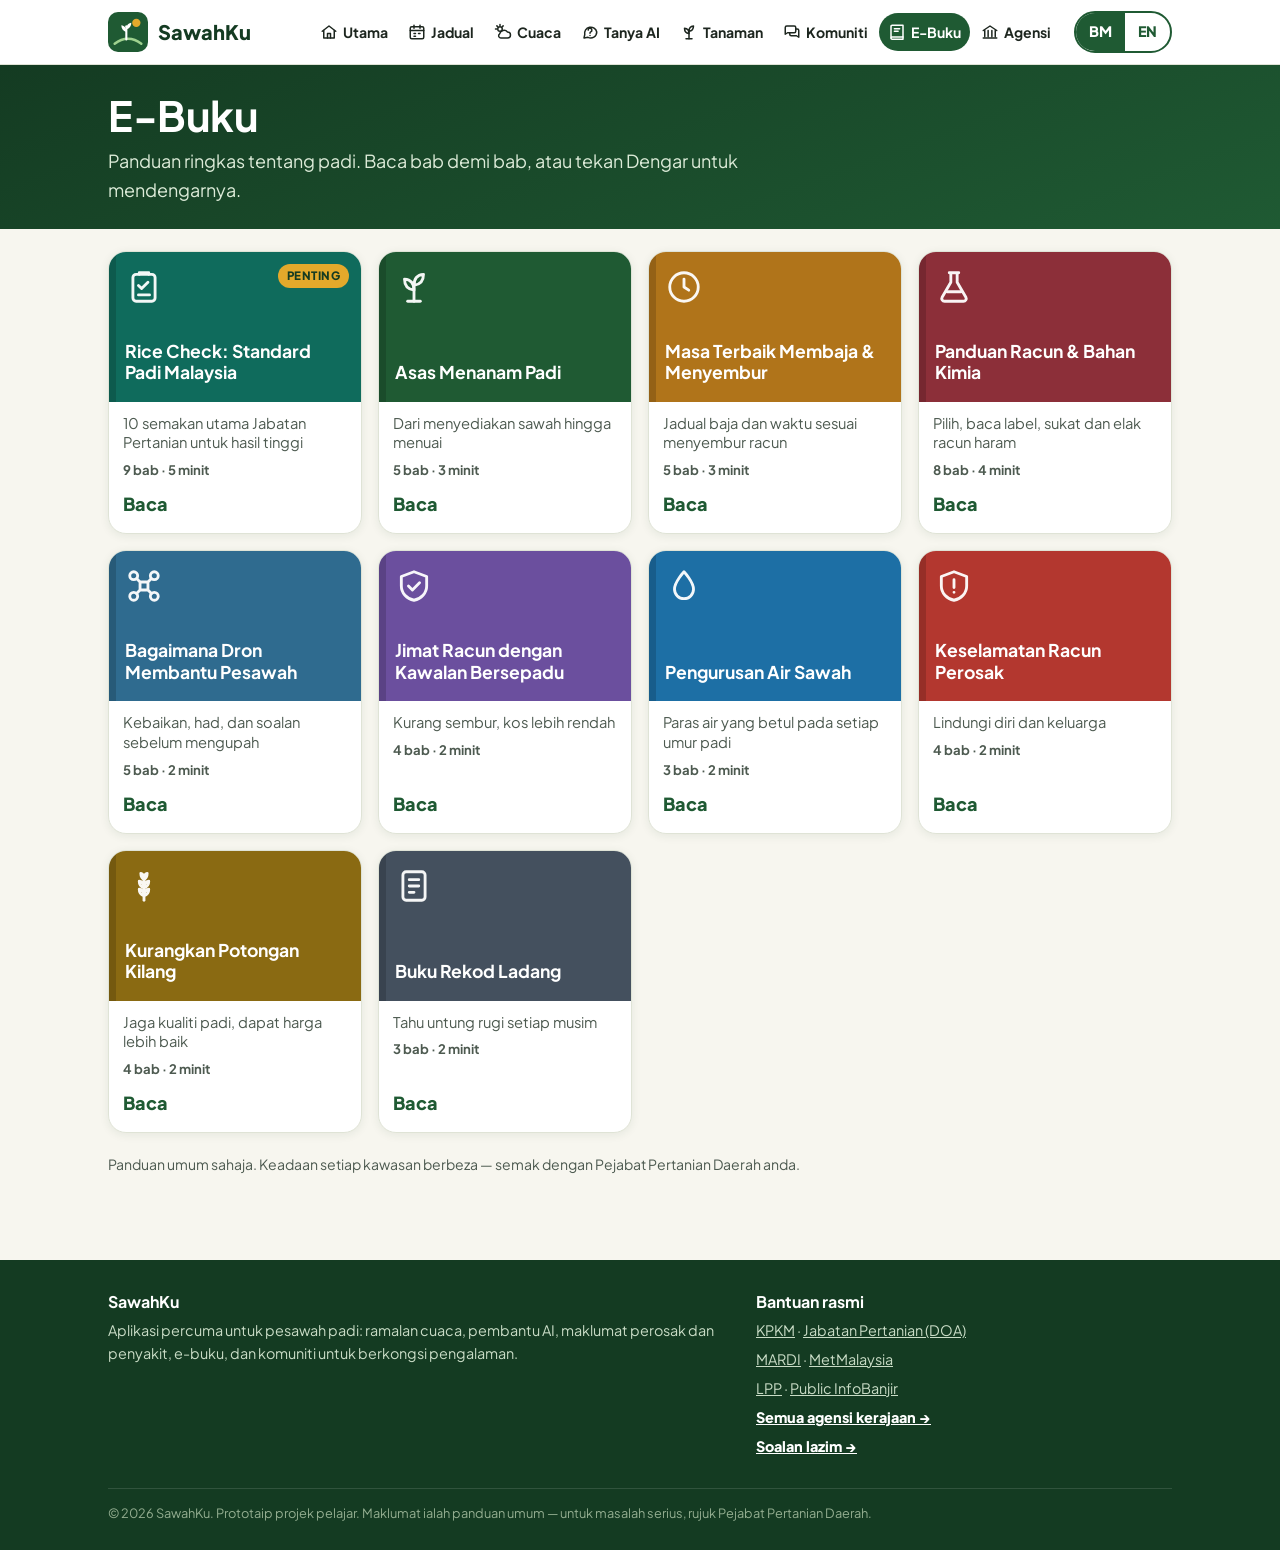
<file: learn.html>
<!DOCTYPE html>
<html lang="ms">
<head>
  <meta charset="UTF-8">
  <meta name="viewport" content="width=device-width, initial-scale=1, viewport-fit=cover">
  <meta name="theme-color" content="#1f5a33">
  <title data-i18n="meta.learn">SawahKu</title>
  <meta name="description" content="SawahKu: weather, AI assistant, pest and disease info and a community for paddy farmers, in Malay and English.">
  <link rel="preconnect" href="https://fonts.googleapis.com">
  <link rel="preconnect" href="https://fonts.gstatic.com" crossorigin>
  <link href="https://fonts.googleapis.com/css2?family=Plus+Jakarta+Sans:wght@400;500;600;700;800&display=swap" rel="stylesheet">
  <link rel="stylesheet" href="css/style.css">
</head>
<body data-page="learn">

  <header id="site-header"></header>

  <main id="learn-app">
    <section class="page-hero" id="lb-hero">
      <div class="container">
        <h1 data-i18n="learn.title"></h1>
        <p data-i18n="learn.lead"></p>
      </div>
    </section>

    <section class="section" style="padding-top:22px">
      <div class="container">
        <div id="lb-list">
          <div id="lb-continue" hidden></div>
          <div class="books" id="lb-books"></div>
          <p class="note" data-i18n="learn.note" style="margin-top:20px"></p>
        </div>
        <div class="reader" id="lb-reader" hidden></div>
      </div>
    </section>
  </main>

  <div class="print-book" id="lb-print"></div>

  <footer id="site-footer"></footer>

  <script src="js/i18n.js"></script>
  <script src="js/main.js"></script>
  <script src="js/ebooks.js"></script>
  <script src="js/learn.js"></script>
</body>
</html>
</file>
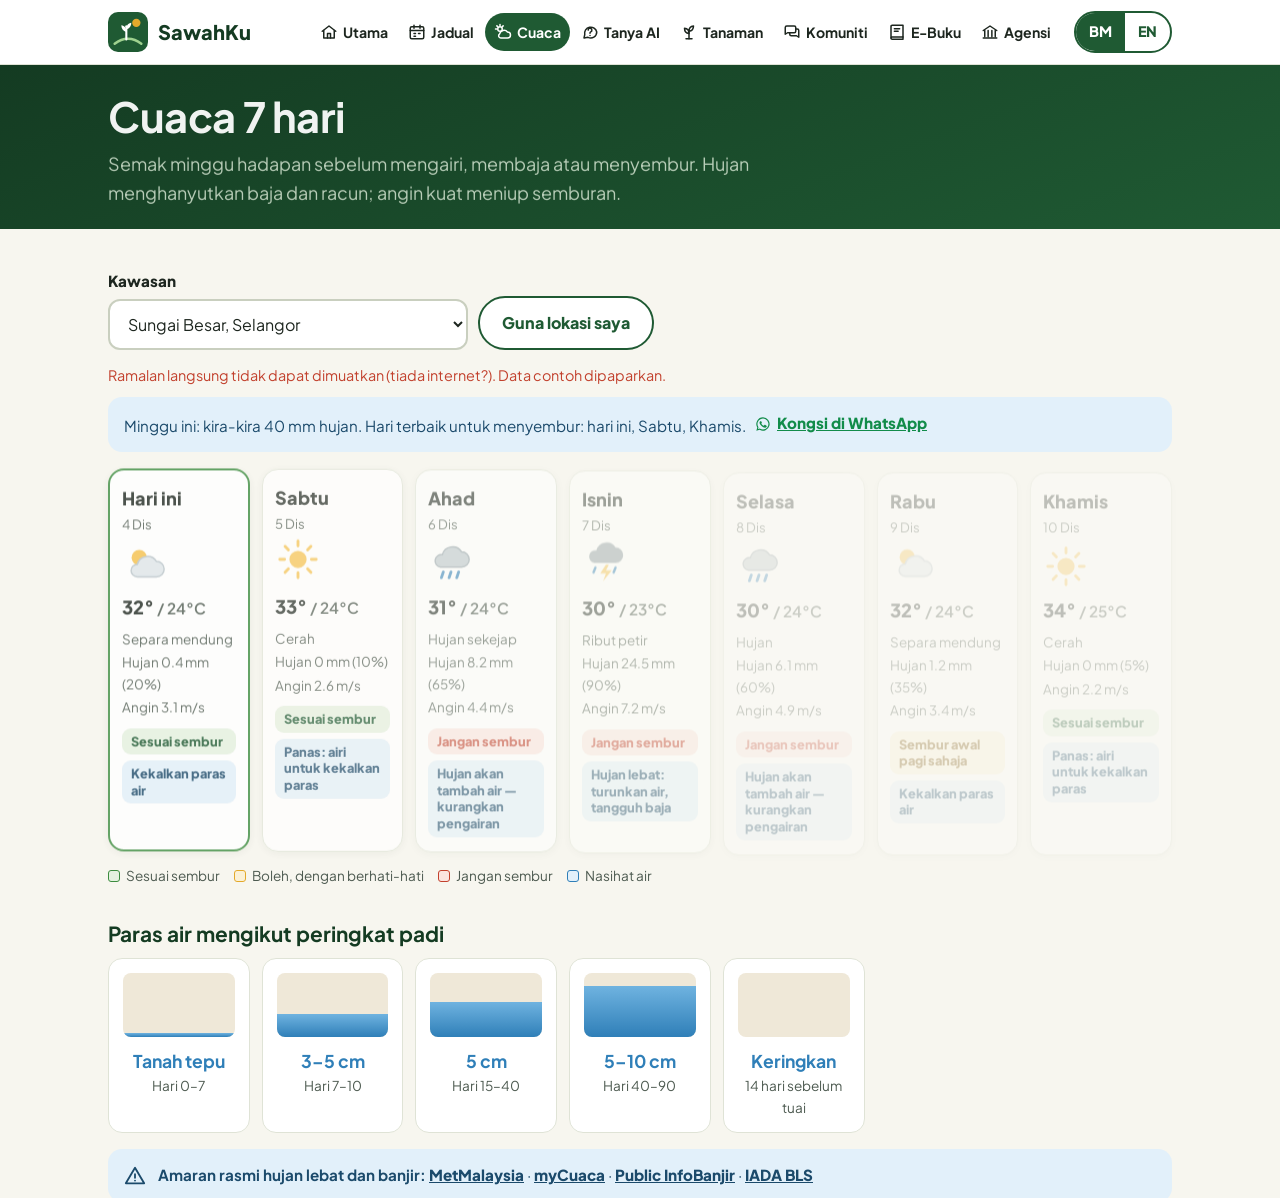
<file: updates.html>
<!doctype html>
<html lang="ms">
<head>
<meta charset="utf-8">
<meta name="viewport" content="width=device-width, initial-scale=1">
<title>SawahKu</title>
<meta http-equiv="refresh" content="0; url=weather.html">
<link rel="canonical" href="weather.html">
</head>
<body style="font-family:sans-serif;padding:24px;font-size:18px">
<p>Halaman ini telah berpindah. <a href="weather.html">Teruskan ke SawahKu</a></p>
<p>This page has moved. <a href="weather.html">Go to SawahKu</a></p>
</body>
</html>
</file>
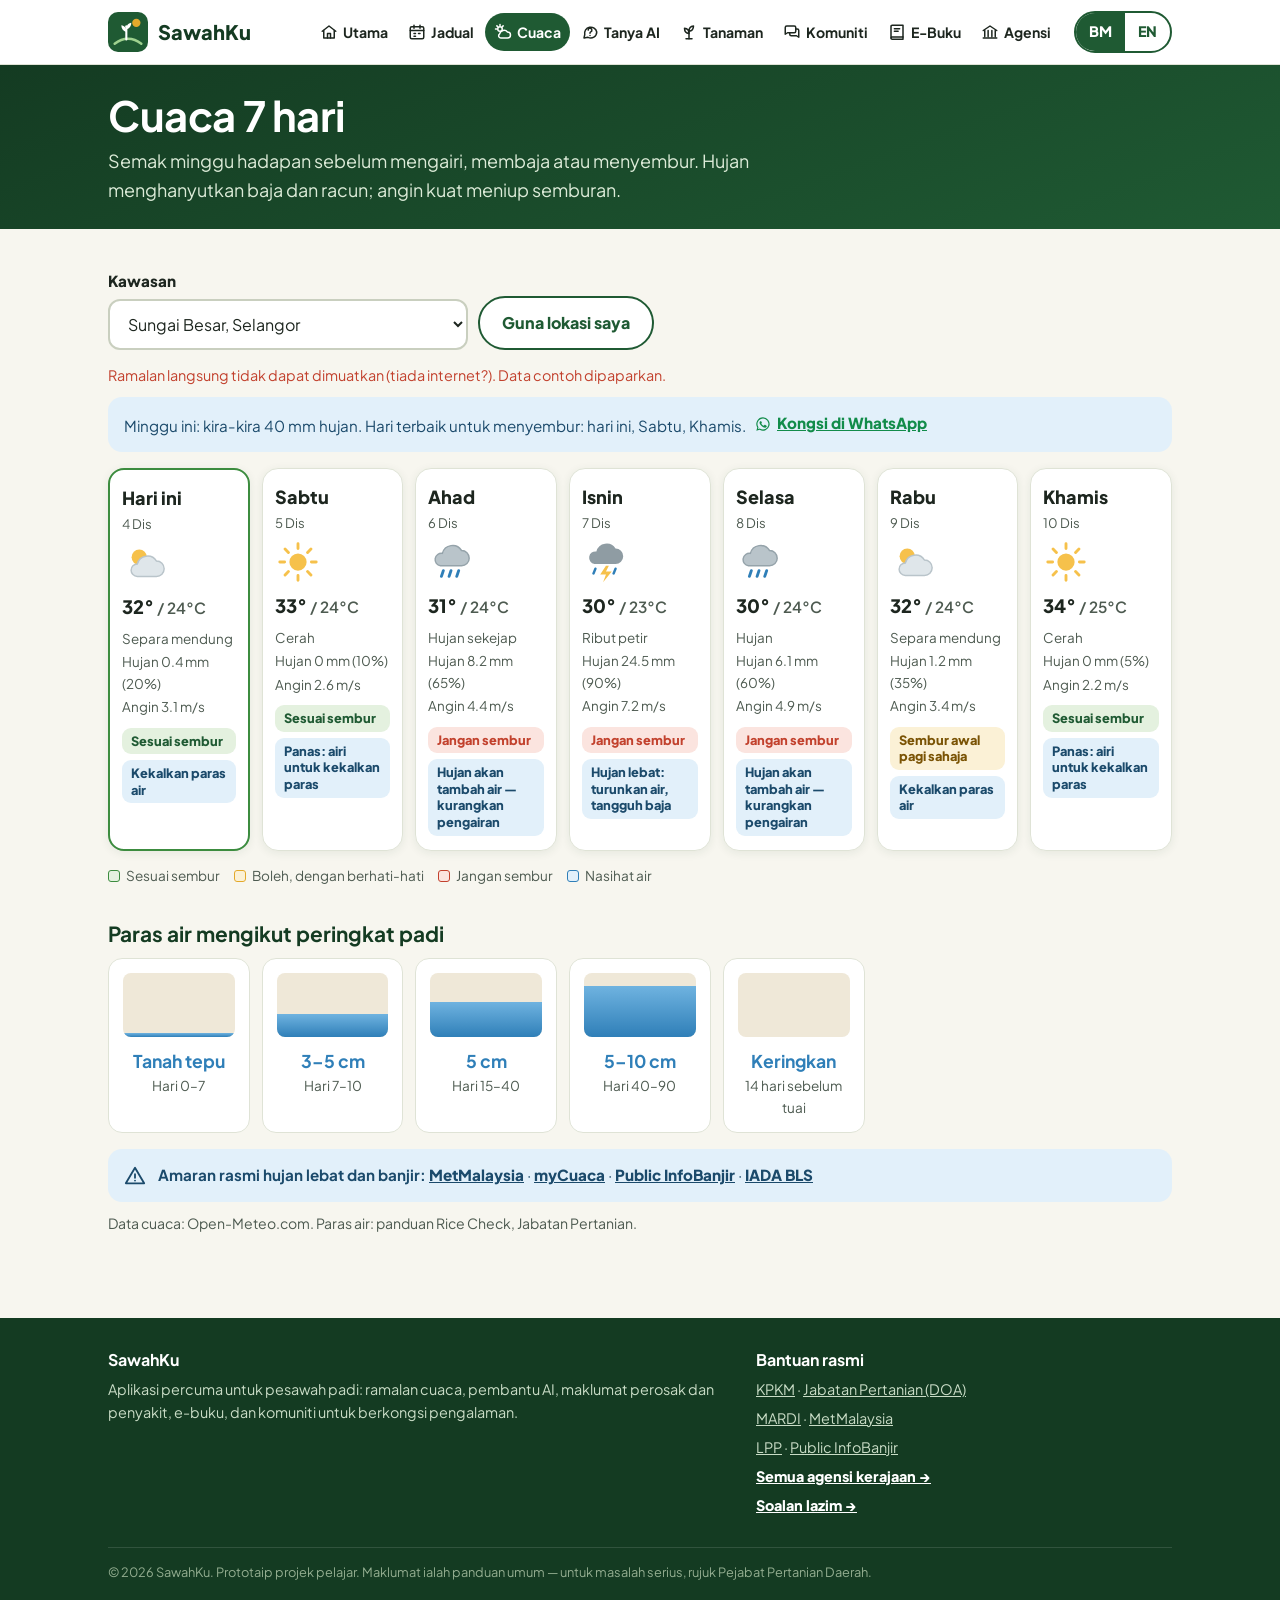
<file: weather.html>
<!DOCTYPE html>
<html lang="ms">
<head>
  <meta charset="UTF-8">
  <meta name="viewport" content="width=device-width, initial-scale=1, viewport-fit=cover">
  <meta name="theme-color" content="#1f5a33">
  <title data-i18n="meta.weather">SawahKu</title>
  <meta name="description" content="SawahKu: weather, AI assistant, pest and disease info and a community for paddy farmers, in Malay and English.">
  <link rel="preconnect" href="https://fonts.googleapis.com">
  <link rel="preconnect" href="https://fonts.gstatic.com" crossorigin>
  <link href="https://fonts.googleapis.com/css2?family=Plus+Jakarta+Sans:wght@400;500;600;700;800&display=swap" rel="stylesheet">
  <link rel="stylesheet" href="css/style.css">
</head>
<body data-page="weather">

  <header id="site-header"></header>

  <main>
    <section class="page-hero">
      <div class="container">
        <h1 data-i18n="wx.title"></h1>
        <p data-i18n="wx.lead"></p>
      </div>
    </section>

    <section class="section">
      <div class="container">
        <div class="weather-head">
          <div class="field">
            <label for="wx-location" data-i18n="wx.location"></label>
            <select id="wx-location"></select>
          </div>
          <button type="button" class="btn btn--outline" id="wx-geo" data-i18n="wx.useMine"></button>
        </div>
        <p class="weather-status" id="wx-status" role="status"></p>
        <div class="callout" id="wx-summary" style="margin:0 0 16px"></div>

        <div class="forecast" id="wx-forecast"></div>

        <div class="legend">
          <span><i style="background:var(--green-100);border:1px solid var(--green-500)"></i><span data-i18n="wx.legendGood"></span></span>
          <span><i style="background:var(--gold-100);border:1px solid var(--gold-500)"></i><span data-i18n="wx.legendWarn"></span></span>
          <span><i style="background:var(--red-100);border:1px solid var(--red-500)"></i><span data-i18n="wx.legendBad"></span></span>
          <span><i style="background:var(--sky-100);border:1px solid var(--sky-500)"></i><span data-i18n="wx.legendWater"></span></span>
        </div>

        <h2 style="margin-top:36px;font-size:1.3rem" data-i18n="wx.waterTitle"></h2>
        <p class="plan-wx" id="plan-wx" hidden></p>
        <div class="water-stages">
          <div class="water-stage"><div class="level"><i style="height:6%"></i></div><strong data-i18n="wx.wsSat"></strong><span data-i18n="wx.ws0"></span></div>
          <div class="water-stage"><div class="level"><i style="height:35%"></i></div><strong>3–5 cm</strong><span data-i18n="wx.ws1"></span></div>
          <div class="water-stage"><div class="level"><i style="height:55%"></i></div><strong>5 cm</strong><span data-i18n="wx.ws2"></span></div>
          <div class="water-stage"><div class="level"><i style="height:80%"></i></div><strong>5–10 cm</strong><span data-i18n="wx.ws3"></span></div>
          <div class="water-stage"><div class="level"><i style="height:0"></i></div><strong data-i18n="wx.wsDrain"></strong><span data-i18n="wx.ws4"></span></div>
        </div>
        <div class="callout official-links"><svg viewBox="0 0 24 24" fill="none" stroke="currentColor" stroke-width="2" stroke-linecap="round" stroke-linejoin="round" aria-hidden="true"><path d="M12 3 2 20h20L12 3z"/><path d="M12 10v4M12 17h.01"/></svg>
          <span><b data-i18n="wx.official"></b> <a href="https://www.met.gov.my" target="_blank" rel="noopener">MetMalaysia</a> · <a href="https://www.met.gov.my/info/mycuaca/" target="_blank" rel="noopener">myCuaca</a> · <a href="https://publicinfobanjir.water.gov.my" target="_blank" rel="noopener">Public InfoBanjir</a> · <a href="https://makgeopadi.mysa.gov.my/IBL/jdl.html" target="_blank" rel="noopener">IADA BLS</a></span></div>
        <p class="note" data-i18n="wx.source"></p>
      </div>
    </section>
  </main>

  <footer id="site-footer"></footer>

  <script src="js/i18n.js"></script>
  <script src="js/main.js"></script>
  <script src="js/weather.js"></script>
  <script src="js/schedule.js"></script>
</body>
</html>
</file>
<file: css/style.css>
/* ============================================================
   SawahKu — styles
   Built for older farmers: large text, big buttons, high contrast.
   ============================================================ */

:root {
  --green-900: #143b22;
  --green-700: #1f5a33;
  --green-500: #3c8c3f;
  --green-100: #e4f1df;
  --gold-500: #e3a92b;
  --gold-100: #fbf1d6;
  --sky-500: #2f7fb8;
  --sky-100: #e2f0fa;
  --red-500: #c2412d;
  --red-100: #fbe4df;
  --ink: #1d261f;
  --ink-soft: #4d5a50;
  --line: #dfe3d6;
  --bg: #f7f6ef;
  --card: #ffffff;
  --radius: 16px;
  --shadow: 0 2px 10px rgba(20, 59, 34, 0.08);
  --max: 1100px;
  --tabbar-h: 72px;
  --font: "Plus Jakarta Sans", "Segoe UI", system-ui, -apple-system, Roboto, Arial, sans-serif;
}

*, *::before, *::after { box-sizing: border-box; }
[hidden] { display: none !important; }

html { scroll-behavior: smooth; }
section[id], article[id] { scroll-margin-top: 80px; }

body {
  margin: 0;
  font-family: var(--font);
  font-size: 18px;
  line-height: 1.6;
  color: var(--ink);
  background: var(--bg);
}

img, svg { max-width: 100%; display: block; }
a { color: var(--green-700); }
button { font: inherit; }

h1, h2, h3, h4 { line-height: 1.2; margin: 0 0 0.5em; color: var(--green-900); }
h1 { font-size: clamp(1.8rem, 4.5vw, 2.6rem); letter-spacing: -0.01em; }
h2 { font-size: clamp(1.4rem, 3vw, 1.9rem); }
h3 { font-size: 1.2rem; }
p { margin: 0 0 1em; }

.container { width: 100%; max-width: var(--max); margin: 0 auto; padding: 0 18px; }
.section { padding: 40px 0; }
.section--alt { background: var(--card); border-top: 1px solid var(--line); border-bottom: 1px solid var(--line); }
.section__head { max-width: 720px; margin-bottom: 24px; }
.section__head p { color: var(--ink-soft); }
.eyebrow { display: inline-block; font-size: 0.8rem; font-weight: 800; letter-spacing: 0.08em; text-transform: uppercase; color: var(--green-500); margin-bottom: 6px; }
.note { font-size: 0.88rem; color: var(--ink-soft); margin-top: 10px; }
.visually-hidden { position: absolute !important; width: 1px; height: 1px; overflow: hidden; clip: rect(0 0 0 0); white-space: nowrap; }

/* ---------- Header ---------- */
.site-header { position: sticky; top: 0; z-index: 50; background: rgba(255, 255, 255, 0.97); border-bottom: 1px solid var(--line); }
.site-header .container { display: flex; align-items: center; gap: 14px; min-height: 64px; }
.brand { display: flex; align-items: center; gap: 10px; font-weight: 800; font-size: 1.25rem; color: var(--green-900); text-decoration: none; margin-right: auto; white-space: nowrap; }
.brand svg { width: 40px; height: 40px; flex-shrink: 0; }
.brand small { display: block; font-weight: 500; font-size: 0.72rem; color: var(--ink-soft); }

.nav { display: flex; gap: 4px; }
.nav a { display: inline-flex; align-items: center; gap: 6px; padding: 9px 12px; white-space: nowrap; border-radius: 999px; text-decoration: none; color: var(--ink); font-weight: 700; font-size: 0.95rem; }
.nav a svg { width: 20px; height: 20px; flex-shrink: 0; }
@media (max-width: 1320px) { .brand small { display: none; } }
.nav a:hover { background: var(--green-100); }
@media (max-width: 1440px) { .nav { gap: 2px; } .nav a { padding: 8px 9px; gap: 5px; font-size: 0.88rem; } .nav a svg { width: 18px; height: 18px; } }
.nav a[aria-current="page"] { background: var(--green-700); color: #fff; }

.lang-toggle { display: inline-flex; border: 2px solid var(--green-700); border-radius: 999px; overflow: hidden; flex-shrink: 0; }
.lang-toggle button { border: 0; background: transparent; padding: 7px 13px; font-weight: 800; font-size: 0.9rem; color: var(--green-700); cursor: pointer; }
.lang-toggle button[aria-pressed="true"] { background: var(--green-700); color: #fff; }

/* Bottom tab bar on phones — like WhatsApp or Grab */
.tabbar { display: none; }
@media (max-width: 1200px) {
  .nav { display: none; }
  .brand small { display: none; }
  body { padding-bottom: calc(var(--tabbar-h) + env(safe-area-inset-bottom, 0px)); }
  .tabbar {
    display: grid; grid-template-columns: repeat(8, minmax(0, 1fr));
    position: fixed; left: 0; right: 0; bottom: 0; z-index: 60;
    height: calc(var(--tabbar-h) + env(safe-area-inset-bottom, 0px));
    padding-bottom: env(safe-area-inset-bottom, 0px);
    background: #fff; border-top: 1px solid var(--line);
    box-shadow: 0 -4px 14px rgba(20, 59, 34, 0.08);
  }
  .tabbar a { display: flex; flex-direction: column; align-items: center; justify-content: center; gap: 3px; text-decoration: none; color: var(--ink-soft); font-size: 0.66rem; min-width: 0; font-weight: 800; line-height: 1.1; text-align: center; letter-spacing: -0.01em; }
  .tabbar a svg { width: 26px; height: 26px; }
  .tabbar a span { max-width: 100%; padding: 0 1px; }
  .tabbar a[aria-current="page"] { color: var(--green-700); }
  .tabbar a[aria-current="page"] svg { background: var(--green-100); border-radius: 12px; padding: 3px; width: 36px; height: 32px; }
}
@media (max-width: 420px) {
  .tabbar a { font-size: 0.6rem; letter-spacing: -0.02em; }
  .tabbar a svg { width: 23px; height: 23px; }
  .tabbar a[aria-current="page"] svg { width: 32px; height: 29px; }
}

/* ---------- Buttons ---------- */
.btn { display: inline-flex; align-items: center; justify-content: center; gap: 8px; min-height: 50px; padding: 12px 22px; border-radius: 999px; border: 2px solid transparent; font-weight: 800; font-size: 1rem; text-decoration: none; cursor: pointer; transition: transform 0.15s ease, background 0.15s ease; }
.btn:hover { transform: translateY(-1px); }
.btn svg { width: 22px; height: 22px; flex-shrink: 0; }
.btn--primary { background: var(--gold-500); color: var(--green-900); }
.btn--primary:hover { background: #d59b1d; }
.btn--green { background: var(--green-700); color: #fff; }
.btn--green:hover { background: var(--green-900); }
.btn--outline { border-color: var(--green-700); color: var(--green-700); background: #fff; }
.btn--block { width: 100%; }
.btn--sm { min-height: 40px; padding: 8px 16px; font-size: 0.9rem; }
.link-btn { border: 0; background: none; padding: 0; font-weight: 800; font-size: 0.92rem; color: var(--green-700); text-decoration: underline; cursor: pointer; }
.wa-link { display: inline-flex; align-items: center; gap: 6px; font-weight: 800; font-size: 0.92rem; color: #128c4a; text-decoration: none; }
.wa-link svg { width: 18px; height: 18px; }

/* ---------- Page header ---------- */
.page-hero { background: linear-gradient(160deg, var(--green-900), var(--green-700)); color: #fff; padding: 26px 0 24px; }
.page-hero h1 { color: #fff; margin-bottom: 6px; }
.page-hero p { color: #dcebd8; margin: 0; max-width: 680px; }

/* ---------- Cards, grids, fields ---------- */
.grid { display: grid; gap: 16px; }
.grid--2 { grid-template-columns: repeat(2, 1fr); }
.grid--3 { grid-template-columns: repeat(3, 1fr); }
.grid--4 { grid-template-columns: repeat(4, 1fr); }
@media (max-width: 900px) { .grid--3, .grid--4 { grid-template-columns: repeat(2, 1fr); } }
@media (max-width: 620px) { .grid--2, .grid--3, .grid--4 { grid-template-columns: 1fr; } }

.card { background: var(--card); border: 1px solid var(--line); border-radius: var(--radius); padding: 20px; box-shadow: var(--shadow); }

.field label { display: block; font-weight: 800; font-size: 0.95rem; margin-bottom: 6px; }
.field .hint { font-weight: 500; color: var(--ink-soft); font-size: 0.85rem; }
.field input, .field select, .field textarea, .input {
  width: 100%; padding: 12px 14px; font: inherit; font-size: 1rem;
  border: 2px solid #c9cfbf; border-radius: 12px; background: #fff; color: var(--ink);
}
.field input:focus, .field select:focus, .field textarea:focus, .input:focus { outline: 3px solid rgba(60, 140, 63, 0.25); border-color: var(--green-500); }
.field .error { color: var(--red-500); font-size: 0.88rem; margin-top: 4px; display: none; }
.field.has-error input, .field.has-error textarea { border-color: var(--red-500); }
.field.has-error .error { display: block; }

.callout { display: flex; gap: 12px; padding: 14px 16px; border-radius: 14px; background: var(--sky-100); color: #1b4a6b; font-size: 0.95rem; margin-top: 16px; }
.callout svg { flex-shrink: 0; width: 22px; height: 22px; margin-top: 2px; }
.callout--warn { background: var(--gold-100); color: #6b4b05; }
.callout--danger { background: var(--red-100); color: #7a2618; }

.tag { display: inline-block; padding: 3px 10px; border-radius: 999px; font-size: 0.78rem; font-weight: 800; white-space: nowrap; }
.tag--green { background: var(--green-100); color: var(--green-700); }
.tag--red { background: var(--red-100); color: var(--red-500); }
.tag--sky { background: var(--sky-100); color: var(--sky-500); }
.tag--gold { background: var(--gold-100); color: #7a5304; }

.chips { display: flex; flex-wrap: wrap; gap: 8px; }
.chip { border: 2px solid #c9cfbf; background: #fff; border-radius: 999px; padding: 9px 16px; font-weight: 800; font-size: 0.95rem; color: var(--ink); cursor: pointer; }
.chip[aria-pressed="true"] { background: var(--green-700); border-color: var(--green-700); color: #fff; }

.demo-flag { display: inline-block; background: var(--gold-100); color: #7a5304; border: 1px dashed var(--gold-500); border-radius: 10px; padding: 6px 12px; font-size: 0.85rem; font-weight: 700; }

/* ---------- Home ---------- */
.home-top { background: linear-gradient(160deg, var(--green-900), var(--green-700)); color: #fff; padding: 24px 0 70px; }
.home-top h1 { color: #fff; font-size: clamp(1.6rem, 5vw, 2.3rem); margin-bottom: 2px; }
.home-top p { color: #d6e8d2; margin: 0; }
.home-body { margin-top: -52px; }

.today { display: grid; grid-template-columns: auto 1fr auto; gap: 16px; align-items: center; text-decoration: none; color: var(--ink); }
.today__icon { width: 64px; height: 64px; }
.today__temp { font-size: 2rem; font-weight: 800; line-height: 1; color: var(--green-900); }
.today__place { font-size: 0.88rem; color: var(--ink-soft); }
.today__advice { display: flex; flex-direction: column; gap: 6px; align-items: flex-end; }
@media (max-width: 560px) {
  .today { grid-template-columns: auto 1fr; }
  .today__advice { grid-column: 1 / -1; flex-direction: row; flex-wrap: wrap; align-items: flex-start; }
}

.tiles { display: grid; grid-template-columns: repeat(4, 1fr); gap: 14px; margin-top: 16px; }
@media (max-width: 900px) { .tiles { grid-template-columns: repeat(2, 1fr); } }
.tile { display: flex; flex-direction: column; gap: 10px; padding: 20px 18px; border-radius: 20px; text-decoration: none; color: var(--ink); background: #fff; border: 1px solid var(--line); box-shadow: var(--shadow); min-height: 150px; }
.tile:hover { border-color: var(--green-500); }
.tile__icon { width: 56px; height: 56px; border-radius: 16px; display: grid; place-items: center; }
.tile__icon svg { width: 32px; height: 32px; }
.tile strong { font-size: 1.15rem; color: var(--green-900); line-height: 1.2; }
.tile span { font-size: 0.9rem; color: var(--ink-soft); line-height: 1.35; }
.tile--weather .tile__icon { background: var(--sky-100); color: var(--sky-500); }
.tile--ask .tile__icon { background: var(--gold-100); color: #9a6a06; }
.tile--crop .tile__icon { background: var(--red-100); color: var(--red-500); }
.tile--forum .tile__icon { background: var(--green-100); color: var(--green-700); }

.ask-box { display: flex; gap: 8px; align-items: center; }
.ask-box input { flex: 1; min-width: 0; min-height: 54px; }
.icon-btn { width: 54px; height: 54px; flex-shrink: 0; border-radius: 50%; border: 0; display: grid; place-items: center; cursor: pointer; }
.icon-btn svg { width: 26px; height: 26px; }
.icon-btn--mic { background: var(--green-100); color: var(--green-700); }
.icon-btn--mic.is-listening { background: var(--red-500); color: #fff; animation: pulse 1.2s ease-in-out infinite; }
.icon-btn--send { background: var(--gold-500); color: var(--green-900); }
@keyframes pulse { 50% { box-shadow: 0 0 0 8px rgba(194, 65, 45, 0.2); } }

.list-plain { list-style: none; margin: 0; padding: 0; }
.row-link { display: flex; gap: 12px; align-items: flex-start; padding: 14px 0; border-bottom: 1px solid var(--line); text-decoration: none; color: var(--ink); }
.row-link:last-child { border-bottom: 0; }
.row-link strong { display: block; color: var(--green-900); line-height: 1.3; }
.row-link small { display: block; color: var(--ink-soft); font-size: 0.85rem; margin-top: 2px; }
.row-link .tag { margin-top: 3px; flex-shrink: 0; }
@media (max-width: 600px) {
  .row-link { flex-direction: column; gap: 6px; }
  .row-link .tag { margin-top: 0; align-self: flex-start; }
}
.head-row { display: flex; justify-content: space-between; align-items: baseline; gap: 12px; margin-bottom: 6px; }
.head-row h2 { margin: 0; font-size: 1.3rem; }
.head-row a { white-space: nowrap; flex-shrink: 0; }

/* ---------- Weather ---------- */
.weather-head { display: flex; flex-wrap: wrap; gap: 10px; align-items: end; margin-bottom: 14px; }
.weather-head .field { min-width: 240px; flex: 1; max-width: 360px; }
.weather-status { font-size: 0.9rem; color: var(--ink-soft); margin: 0 0 10px; }
.weather-status.is-error { color: var(--red-500); }
.forecast { display: grid; grid-template-columns: repeat(7, 1fr); gap: 12px; }
@media (max-width: 1000px) { .forecast { grid-template-columns: repeat(4, 1fr); } }
@media (max-width: 620px) { .forecast { grid-template-columns: repeat(2, 1fr); } }
.day { background: var(--card); border: 1px solid var(--line); border-radius: var(--radius); padding: 14px 12px; display: flex; flex-direction: column; gap: 6px; box-shadow: var(--shadow); }
.day.is-today { border: 2px solid var(--green-500); }
.day__name { font-weight: 800; }
.day__date { font-size: 0.82rem; color: var(--ink-soft); margin-top: -6px; }
.day__icon { width: 46px; height: 46px; }
.day__temp { font-weight: 800; font-size: 1.15rem; }
.day__temp small { color: var(--ink-soft); font-weight: 600; }
.day__meta { font-size: 0.84rem; color: var(--ink-soft); display: flex; flex-direction: column; gap: 2px; }
.day__advice { margin-top: 4px; display: flex; flex-direction: column; gap: 6px; }
.pill { font-size: 0.8rem; font-weight: 800; padding: 5px 9px; border-radius: 9px; line-height: 1.3; }
.pill--good { background: var(--green-100); color: var(--green-700); }
.pill--warn { background: var(--gold-100); color: #7a5304; }
.pill--bad { background: var(--red-100); color: var(--red-500); }
.pill--info { background: var(--sky-100); color: #1b4a6b; }
.legend { display: flex; flex-wrap: wrap; gap: 14px; font-size: 0.85rem; color: var(--ink-soft); margin-top: 14px; }
.legend span { display: inline-flex; align-items: center; gap: 6px; }
.legend i { width: 12px; height: 12px; border-radius: 3px; display: inline-block; }
.wx-share { display: inline-flex; align-items: center; gap: 6px; margin-left: 6px; font-weight: 800; color: #128c4a; white-space: nowrap; }
.wx-share svg { width: 16px; height: 16px; }
.water-stages { display: grid; grid-template-columns: repeat(7, minmax(0, 1fr)); gap: 12px; }
@media (max-width: 820px) { .water-stages { grid-template-columns: repeat(2, 1fr); } }
.water-stage { background: var(--card); border: 1px solid var(--line); border-radius: 14px; padding: 14px; text-align: center; }
.water-stage .level { height: 64px; border-radius: 8px; background: #efe8d8; position: relative; overflow: hidden; margin-bottom: 10px; }
.water-stage .level i { position: absolute; left: 0; right: 0; bottom: 0; background: linear-gradient(#6fb3e0, var(--sky-500)); }
.water-stage strong { display: block; color: var(--sky-500); font-size: 1.1rem; }
.water-stage span { font-size: 0.85rem; color: var(--ink-soft); display: block; }

/* ---------- News ---------- */
.news { display: flex; flex-direction: column; gap: 8px; }
.news h3 { margin: 0; font-size: 1.1rem; }
.news p { margin: 0; }
.news__meta { display: flex; flex-wrap: wrap; align-items: center; gap: 8px; font-size: 0.85rem; color: var(--ink-soft); }
.news__actions { display: flex; flex-wrap: wrap; gap: 16px; margin-top: auto; padding-top: 6px; font-weight: 800; font-size: 0.92rem; }
.news__actions a { text-decoration: none; }

/* ---------- Ask AI (chat) ---------- */
.chat { display: flex; flex-direction: column; height: calc(100vh - 64px - 16px); height: calc(100dvh - 64px - 16px); min-height: 460px; }
@media (max-width: 1200px) { .chat { height: calc(100vh - 64px - var(--tabbar-h) - 8px); height: calc(100dvh - 64px - var(--tabbar-h) - 8px); min-height: 420px; } }
.chat__head { padding-top: 10px; }
.chat__title { display: flex; align-items: center; justify-content: space-between; gap: 10px; }
.chat__title h1 { font-size: 1.5rem; margin: 0; }
.chat__meta { display: flex; flex-wrap: wrap; align-items: center; gap: 4px 14px; margin-top: 6px; }
.chat__meta .ai-status { margin: 0; }
.chat__meta .ask-why { margin-top: 0; }
.chat__meta a { display: inline-flex; align-items: center; gap: 5px; font-weight: 800; font-size: 0.88rem; }
.chat__meta svg { width: 18px; height: 18px; }
.chat__foot { display: block; margin: 4px 0 0; padding: 4px 10px; font-size: 0.78rem; border-radius: 8px; }
@media (max-width: 600px) {
  .chat__title h1 { font-size: 1.3rem; }
  .chat__meta { gap: 4px 12px; }
  .chat__meta .ai-status { font-size: 0.8rem; padding: 4px 10px; }
  .chat__meta a { font-size: 0.82rem; }
  .msg { max-width: 94%; }
  .chat.has-msgs .chat__quick { display: none; }
  .chat__foot { background: none; border: 0; padding: 2px 0 0; font-size: 0.72rem; line-height: 1.35; color: var(--ink-soft); font-weight: 600; }
  .chat__log { padding-top: 10px; }
}
.chat__log { flex: 1; overflow-y: auto; padding: 16px 2px; display: flex; flex-direction: column; gap: 12px; }
.msg { max-width: 90%; display: flex; flex-direction: column; gap: 6px; }
.msg__bubble { padding: 12px 16px; border-radius: 18px; font-size: 1.02rem; line-height: 1.55; }
.msg__bubble p { margin: 0 0 8px; }
.msg__bubble p:last-child { margin: 0; }
.msg__bubble ul { margin: 6px 0; padding-left: 1.2em; }
.msg__bubble li { margin-bottom: 4px; }
.msg--bot { align-self: flex-start; }
.msg--bot .msg__bubble { background: #fff; border: 1px solid var(--line); border-top-left-radius: 6px; box-shadow: var(--shadow); }
.msg--me { align-self: flex-end; }
.msg--me .msg__bubble { background: var(--green-700); color: #fff; border-top-right-radius: 6px; }
.msg__tools { display: flex; flex-wrap: wrap; gap: 12px; padding-left: 6px; }
.msg__tools button, .msg__tools a { border: 0; background: none; padding: 0; font-weight: 800; font-size: 0.88rem; color: var(--green-700); cursor: pointer; text-decoration: none; display: inline-flex; align-items: center; gap: 4px; }
.msg__tools svg { width: 18px; height: 18px; }
.typing { display: inline-flex; gap: 4px; }
.typing i { width: 8px; height: 8px; border-radius: 50%; background: #9aa39b; animation: blink 1s infinite; }
.typing i:nth-child(2) { animation-delay: 0.2s; } .typing i:nth-child(3) { animation-delay: 0.4s; }
@keyframes blink { 50% { opacity: 0.3; } }
.chat__quick { display: flex; gap: 8px; overflow-x: auto; padding: 6px 2px 10px; }
.chat__quick .chip { flex: 0 0 auto; font-size: 0.9rem; padding: 8px 14px; }
.chat__composer { display: flex; gap: 8px; align-items: flex-end; padding: 10px 0 4px; border-top: 1px solid var(--line); }
.chat__composer textarea { flex: 1; min-width: 0; resize: none; min-height: 54px; max-height: 140px; }
.chat__listening { text-align: center; font-weight: 800; color: var(--red-500); font-size: 0.9rem; min-height: 1.2em; }

/* ---------- Crop info ---------- */
.search { position: relative; }
.search svg { position: absolute; left: 14px; top: 50%; transform: translateY(-50%); width: 22px; height: 22px; color: var(--ink-soft); }
.search input { padding-left: 46px; min-height: 54px; }
.filter-label { font-weight: 800; font-size: 0.95rem; margin: 18px 0 8px; }
.crop-list { display: flex; flex-direction: column; gap: 12px; margin-top: 18px; }
.crop { background: #fff; border: 1px solid var(--line); border-radius: var(--radius); box-shadow: var(--shadow); overflow: hidden; }
.crop summary { list-style: none; display: flex; align-items: center; gap: 14px; padding: 16px 18px; cursor: pointer; }
.crop summary::-webkit-details-marker { display: none; }
.crop__emoji { width: 56px; height: 56px; flex-shrink: 0; border-radius: 16px; display: grid; place-items: center; font-size: 1.9rem; background: var(--green-100); }
.crop--pest .crop__emoji { background: var(--red-100); }
.crop--disease .crop__emoji { background: var(--sky-100); }
.crop--weed .crop__emoji { background: var(--gold-100); }
.crop__title { flex: 1; min-width: 0; }
.crop__title strong { display: block; font-size: 1.12rem; color: var(--green-900); line-height: 1.25; }
.crop__title small { display: block; color: var(--ink-soft); font-size: 0.88rem; }
.crop__chev { width: 26px; height: 26px; color: var(--ink-soft); transition: transform 0.2s; flex-shrink: 0; }
.crop[open] .crop__chev { transform: rotate(180deg); }
.crop__body { padding: 0 18px 18px; border-top: 1px solid var(--line); }
.crop__body dl { margin: 0; }
.crop__body dt { font-size: 0.78rem; font-weight: 800; letter-spacing: 0.05em; text-transform: uppercase; color: var(--ink-soft); margin-top: 14px; }
.crop__body dd { margin: 4px 0 0; }
.crop__actions { display: flex; flex-wrap: wrap; gap: 16px; margin-top: 16px; }
.crop:target, .crop.is-flash { outline: 3px solid var(--gold-500); }
.empty { color: var(--ink-soft); text-align: center; padding: 24px; }

/* ---------- Community forum ---------- */
.forum-bar { display: flex; flex-wrap: wrap; gap: 10px; align-items: center; justify-content: space-between; margin-bottom: 12px; }
.seg { display: inline-flex; background: #e8eadf; border-radius: 999px; padding: 4px; }
.seg button { border: 0; background: transparent; border-radius: 999px; padding: 9px 16px; font-weight: 800; font-size: 0.92rem; color: var(--ink-soft); cursor: pointer; }
.seg button[aria-pressed="true"] { background: #fff; color: var(--green-900); box-shadow: var(--shadow); }
.posts { display: flex; flex-direction: column; gap: 12px; margin-top: 16px; }
.post { display: grid; grid-template-columns: 56px 1fr; gap: 12px; background: #fff; border: 1px solid var(--line); border-radius: var(--radius); box-shadow: var(--shadow); padding: 14px 16px 14px 10px; }
.vote { display: flex; flex-direction: column; align-items: center; gap: 2px; }
.vote button { width: 46px; height: 40px; border: 2px solid #c9cfbf; background: #fff; border-radius: 12px; cursor: pointer; display: grid; place-items: center; color: var(--ink-soft); }
.vote button svg { width: 22px; height: 22px; }
.vote button[aria-pressed="true"] { background: var(--gold-500); border-color: var(--gold-500); color: var(--green-900); }
.vote b { font-size: 1.05rem; color: var(--green-900); }
.post__meta { display: flex; flex-wrap: wrap; align-items: center; gap: 8px; font-size: 0.84rem; color: var(--ink-soft); }
.post__title { display: block; font-size: 1.15rem; font-weight: 800; color: var(--green-900); text-decoration: none; margin: 4px 0; line-height: 1.3; }
.post__excerpt { margin: 0; color: var(--ink-soft); font-size: 0.95rem; }
.post__foot { display: flex; flex-wrap: wrap; gap: 16px; margin-top: 8px; font-size: 0.9rem; font-weight: 800; }
.post__foot a, .post__foot button { color: var(--green-700); text-decoration: none; border: 0; background: none; padding: 0; cursor: pointer; font-weight: 800; display: inline-flex; align-items: center; gap: 5px; }
.post__foot svg { width: 18px; height: 18px; }
.post__photo { margin-top: 10px; border-radius: 12px; max-height: 320px; object-fit: cover; }
.post-full .post__title { font-size: 1.4rem; }
.post-full .post__body { white-space: pre-wrap; margin-top: 8px; }
.comments { margin-top: 18px; display: flex; flex-direction: column; gap: 10px; }
.comment { background: #fff; border: 1px solid var(--line); border-left: 4px solid var(--green-100); border-radius: 12px; padding: 12px 14px; }
.comment__meta { font-size: 0.84rem; color: var(--ink-soft); margin-bottom: 4px; }
.comment p { margin: 0; white-space: pre-wrap; }
.sample { display: inline-block; font-size: 0.72rem; font-weight: 800; background: var(--gold-100); color: #7a5304; border-radius: 6px; padding: 1px 7px; }
.cat-tiles { display: grid; grid-template-columns: repeat(3, 1fr); gap: 8px; }
@media (max-width: 520px) { .cat-tiles { grid-template-columns: repeat(2, 1fr); } }
.cat-tiles label { position: relative; }
.cat-tiles input { position: absolute; opacity: 0; inset: 0; }
.cat-tiles span { display: block; text-align: center; padding: 12px 8px; border: 2px solid #c9cfbf; border-radius: 12px; font-weight: 800; cursor: pointer; background: #fff; }
.cat-tiles input:checked + span { border-color: var(--green-500); background: var(--green-100); }
.photo-preview { margin-top: 10px; max-height: 200px; border-radius: 12px; }
.back-link { display: inline-flex; align-items: center; gap: 6px; font-weight: 800; text-decoration: none; margin-bottom: 12px; min-height: 44px; }
.back-link svg { width: 22px; height: 22px; flex-shrink: 0; }

.crop-empty { margin-top: 12px; }
.crop-empty h3 { margin-bottom: 6px; }
.crop-empty p { margin: 0 0 14px; }

/* ---------- E-books ---------- */
.book-cover { --c: var(--green-700); width: 64px; height: 84px; border-radius: 6px 12px 12px 6px; background: var(--c); color: #fff; display: grid; place-items: center; flex-shrink: 0; box-shadow: inset 5px 0 0 rgba(0, 0, 0, 0.18), var(--shadow); }
.book-cover svg { width: 34px; height: 34px; }
.book-cover--sm { width: 42px; height: 54px; border-radius: 4px 9px 9px 4px; box-shadow: inset 4px 0 0 rgba(0, 0, 0, 0.18); }
.book-cover--sm svg { width: 24px; height: 24px; }

.books { display: grid; grid-template-columns: repeat(4, minmax(0, 1fr)); gap: 16px; }
@media (max-width: 1000px) { .books { grid-template-columns: repeat(3, minmax(0, 1fr)); } }
@media (max-width: 720px) { .books { grid-template-columns: repeat(2, minmax(0, 1fr)); gap: 12px; } }
.book { display: flex; flex-direction: column; text-decoration: none; color: var(--ink); background: #fff; border: 1px solid var(--line); border-radius: 18px; overflow: hidden; box-shadow: var(--shadow); }
.book:hover { border-color: var(--green-500); }
.book__cover { --c: var(--green-700); background: var(--c); color: #fff; padding: 16px 16px 18px; min-height: 150px; display: flex; flex-direction: column; justify-content: space-between; gap: 12px; box-shadow: inset 7px 0 0 rgba(0, 0, 0, 0.16); }
.book__cover { position: relative; }
.book__badge { position: absolute; top: 12px; right: 12px; background: var(--gold-500); color: var(--green-900); font-size: 0.72rem; font-weight: 800; letter-spacing: 0.04em; text-transform: uppercase; border-radius: 999px; padding: 3px 9px; }
.book__cover svg { width: 38px; height: 38px; opacity: 0.95; }
.book__cover strong { font-size: 1.1rem; line-height: 1.22; color: #fff; }
.book__body { padding: 12px 14px 14px; display: flex; flex-direction: column; gap: 6px; flex: 1; }
.book__sub { font-size: 0.92rem; color: var(--ink-soft); line-height: 1.35; }
.book__meta { font-size: 0.82rem; font-weight: 700; color: var(--ink-soft); }
.book__bar { height: 6px; border-radius: 99px; background: var(--line); overflow: hidden; }
.book__bar span { display: block; height: 100%; background: var(--green-500); }
.book__action { margin-top: auto; padding-top: 4px; display: inline-flex; align-items: center; gap: 6px; font-weight: 800; color: var(--green-700); }
.book__action svg { width: 18px; height: 18px; }
@media (max-width: 420px) {
  .book__cover { min-height: 130px; padding: 14px 12px 14px 16px; }
  .book__cover strong { font-size: 1rem; }
  .book__body { padding: 10px 12px 12px; }
  .book__sub { font-size: 0.86rem; }
}

.continue { display: flex; align-items: center; gap: 14px; padding: 14px 16px; margin-bottom: 18px; border-radius: 18px; background: var(--gold-100); border: 2px solid var(--gold-500); text-decoration: none; color: var(--ink); }
.continue__text { flex: 1; min-width: 0; display: flex; flex-direction: column; gap: 2px; }
.continue__text small { font-weight: 800; font-size: 0.8rem; letter-spacing: 0.06em; text-transform: uppercase; color: #7a5304; }
.continue__text strong { color: var(--green-900); font-size: 1.08rem; line-height: 1.25; }
.continue__text span { font-size: 0.9rem; color: var(--ink-soft); }
.continue__go { width: 46px; height: 46px; border-radius: 50%; background: var(--green-700); color: #fff; display: grid; place-items: center; flex-shrink: 0; }
.continue__go svg { width: 24px; height: 24px; }

.row-link--book { align-items: center; }
@media (max-width: 600px) { .row-link--book { flex-direction: row; gap: 12px; } }

.reader { max-width: 760px; margin: 0 auto; }
.reader-head { display: flex; align-items: center; gap: 16px; }
.reader-head h2 { margin: 0 0 4px; font-size: 1.45rem; }
.reader-head p { margin: 0; color: var(--ink-soft); font-weight: 700; }
.progress { height: 8px; border-radius: 99px; background: var(--line); overflow: hidden; margin: 16px 0 14px; }
.progress span { display: block; height: 100%; background: var(--green-500); border-radius: 99px; }
.reader-tools { display: flex; flex-wrap: wrap; gap: 8px; }
.btn--square { min-width: 48px; padding: 8px 10px; }
.btn:disabled { opacity: 0.4; cursor: default; transform: none; }
.reader-tools .btn[aria-pressed="true"] { background: var(--green-700); color: #fff; }
.toc { margin-top: 14px; background: #fff; border: 1px solid var(--line); border-radius: 14px; }
.toc summary { list-style: none; cursor: pointer; padding: 12px 16px; font-weight: 800; display: flex; align-items: center; justify-content: space-between; min-height: 48px; }
.toc summary::-webkit-details-marker { display: none; }
.toc summary svg { width: 22px; height: 22px; transition: transform 0.2s; }
.toc[open] summary svg { transform: rotate(180deg); }
.toc ol { list-style: none; margin: 0; padding: 0 8px 8px; }
.toc a { display: flex; align-items: center; gap: 12px; padding: 10px 8px; border-radius: 10px; text-decoration: none; color: var(--ink); font-weight: 600; }
.toc a[aria-current] { background: var(--green-100); font-weight: 800; color: var(--green-900); }
.toc__n { width: 30px; height: 30px; border-radius: 50%; background: var(--bg); border: 1px solid var(--line); display: grid; place-items: center; font-size: 0.85rem; font-weight: 800; flex-shrink: 0; }
.toc__n svg { width: 16px; height: 16px; color: var(--green-500); }
.reader-text { margin-top: 18px; background: #fff; border: 1px solid var(--line); border-radius: var(--radius); padding: 22px 22px 8px; line-height: 1.65; box-shadow: var(--shadow); }
.reader-text h3 { font-size: 1.3em; margin-bottom: 0.7em; }
.reader-text p, .reader-text ul, .reader-text ol { margin: 0 0 1em; }
.reader-text ul, .reader-text ol { padding-left: 1.3em; }
.reader-text li { margin-bottom: 0.55em; }
.reader-text li::marker { color: var(--green-500); font-weight: 800; }
.book-tip { background: var(--gold-100); border-radius: 12px; padding: 12px 14px; font-size: 0.95em; }
.book-tip::before { content: "💡 "; }
.reader-nav { display: flex; justify-content: space-between; gap: 12px; margin: 18px 0 16px; }
.reader-nav .btn { flex: 1; max-width: 260px; }
.reader-nav span { flex: 1; max-width: 260px; }
.done-card { text-align: center; display: flex; flex-direction: column; align-items: center; gap: 10px; padding: 28px 20px; }
.done-card h2 { margin: 6px 0 0; }
.done-card p { margin: 0; font-size: 1.1rem; }
.print-book { display: none; }

@media print {
  .site-header, .tabbar, .site-footer, #learn-app { display: none !important; }
  body { padding: 0 !important; background: #fff; font-size: 12pt; }
  .print-book { display: block; padding: 0 8mm; line-height: 1.55; color: #000; }
  .print-book h1 { font-size: 22pt; color: #000; }
  .print-book h2 { font-size: 15pt; color: #000; margin-top: 18pt; break-after: avoid; }
  .print-book .book-tip { border: 1px solid #999; background: none; }
}

/* ---------- Agencies & FAQ ---------- */
.why-banner { display: flex; align-items: center; gap: 14px; padding: 16px 18px; border-radius: 18px; background: var(--green-900); color: #fff; text-decoration: none; }
.why-banner span { display: flex; flex-direction: column; gap: 2px; min-width: 0; }
.why-banner strong { font-size: 1.12rem; color: #fff; line-height: 1.25; }
.why-banner small { color: #cfe3c9; font-size: 0.9rem; }
.why-banner .why-banner__icon { width: 48px; height: 48px; border-radius: 14px; background: var(--gold-500); color: var(--green-900); display: grid; place-items: center; flex-shrink: 0; }
.why-banner__icon svg { width: 28px; height: 28px; }
.why-banner--sm { margin-top: 14px; padding: 12px 14px; }
.why-banner--sm strong { font-size: 1rem; }
.info-jump { margin: 18px 0 4px; }
.info-jump .chip { text-decoration: none; }
@media (max-width: 700px) {
  .info-jump { flex-wrap: nowrap; overflow-x: auto; padding-bottom: 6px; margin-right: -16px; padding-right: 16px; }
  .info-jump .chip { flex: 0 0 auto; white-space: nowrap; }
}
.emergency { align-items: center; }
.emergency a { font-weight: 800; color: inherit; white-space: nowrap; }
.agency-group { margin-top: 28px; }
.agency-group h2 { font-size: 1.25rem; }
.agency-grid { display: grid; grid-template-columns: repeat(2, minmax(0, 1fr)); gap: 14px; }
@media (max-width: 760px) { .agency-grid { grid-template-columns: 1fr; } }
.agency { display: flex; gap: 14px; align-items: flex-start; background: #fff; border: 1px solid var(--line); border-radius: var(--radius); padding: 16px; box-shadow: var(--shadow); }
.agency__badge { --c: var(--green-700); width: 58px; height: 58px; padding: 0; border-radius: 14px; background: var(--c); color: #fff; display: grid; place-items: center; font-weight: 800; font-size: 0.82rem; letter-spacing: 0.02em; flex-shrink: 0; }
.agency__body { min-width: 0; flex: 1; }
.agency__body h3 { font-size: 1.05rem; margin: 2px 0 4px; }
.agency__body p { margin: 0 0 10px; color: var(--ink-soft); font-size: 0.95rem; line-height: 1.45; }
.agency__links { display: flex; flex-wrap: wrap; align-items: center; gap: 8px 14px; }
.agency__links .btn small { font-weight: 600; opacity: 0.75; }
.agency__links .btn svg { width: 16px; height: 16px; }
.agency__extra { font-weight: 800; font-size: 0.92rem; }
@media (max-width: 420px) { .agency__links .btn small { display: none; } }
.agency-quick-grid { display: grid; grid-template-columns: repeat(2, minmax(0, 1fr)); gap: 10px; }
@media (max-width: 560px) { .agency-quick-grid { grid-template-columns: 1fr; } }
.agency-quick { display: flex; align-items: center; gap: 12px; padding: 10px; border: 1px solid var(--line); border-radius: 14px; text-decoration: none; color: var(--ink); }
.agency-quick:hover { border-color: var(--green-500); }
.agency-quick .agency__badge { width: 50px; height: 50px; font-size: 0.75rem; border-radius: 12px; }
.agency-quick span:last-child { display: flex; flex-direction: column; min-width: 0; }
.agency-quick strong { font-size: 0.95rem; line-height: 1.25; color: var(--green-900); }
.agency-quick small { font-size: 0.82rem; color: var(--ink-soft); line-height: 1.3; }
.faq-wrap { margin-top: 36px; scroll-margin-top: 80px; }
.faq { background: #fff; border: 1px solid var(--line); border-radius: 14px; margin-bottom: 10px; scroll-margin-top: 80px; }
.faq summary { list-style: none; cursor: pointer; padding: 14px 16px; font-weight: 800; font-size: 1.02rem; display: flex; justify-content: space-between; align-items: center; gap: 12px; min-height: 52px; }
.faq summary::-webkit-details-marker { display: none; }
.faq summary svg { width: 22px; height: 22px; flex-shrink: 0; transition: transform 0.2s; }
.faq[open] summary svg { transform: rotate(180deg); }
.faq#why { border: 2px solid var(--gold-500); }
.faq__a { padding: 0 16px 6px; line-height: 1.55; }
.faq__a ul { padding-left: 1.2em; }
.faq__a li { margin-bottom: 0.5em; }
.agency-group, .faq-wrap, #g-main { scroll-margin-top: 80px; }
.official-links a { font-weight: 800; color: inherit; }
.ask-why { display: block; margin-top: 8px; font-weight: 800; font-size: 0.92rem; }
.footer-more { font-weight: 800; color: #fff !important; }

/* ---------- Crop photos, actives, warnings ---------- */
.crop__thumb { position: relative; width: 64px; height: 64px; flex-shrink: 0; border-radius: 16px; overflow: hidden; background: var(--green-100); }
.crop__thumb img { width: 100%; height: 100%; object-fit: cover; display: block; position: relative; z-index: 1; }
.crop__thumb .crop__emoji { position: absolute; inset: 0; width: auto; height: auto; border-radius: 0; }
.crop__photo { margin: 0 0 14px; }
.crop__photo img { width: 100%; max-height: 340px; object-fit: cover; border-radius: 14px; display: block; background: var(--green-100); }
.crop__photo figcaption { font-size: 0.85rem; color: var(--ink-soft); margin-top: 6px; line-height: 1.4; }
.crop__photo figcaption a { color: var(--ink-soft); }
.chem { background: var(--green-100); border-radius: 14px; padding: 14px 16px; margin: 12px 0; }
.chem h4 { display: flex; align-items: center; gap: 8px; margin: 0 0 8px; font-size: 1rem; color: var(--green-900); }
.chem h4 svg { width: 22px; height: 22px; }
.chem ul { margin: 0; padding-left: 1.2em; }
.chem li { margin-bottom: 6px; line-height: 1.45; }
.chem__note { margin: 8px 0 0; font-size: 0.85rem; color: var(--ink-soft); }
.crop__body .callout { margin: 0 0 12px; }
.crop__body .callout svg { width: 22px; height: 22px; flex-shrink: 0; }

/* ---------- Tabs ---------- */
.tabs { display: grid; grid-template-columns: 1fr 1fr; gap: 6px; background: #e9ece2; padding: 5px; border-radius: 16px; margin: 20px 0 18px; }
.tabs button { display: inline-flex; align-items: center; justify-content: center; gap: 8px; min-height: 50px; border: 0; border-radius: 12px; background: transparent; font: inherit; font-weight: 800; font-size: 0.98rem; color: var(--ink-soft); cursor: pointer; padding: 8px 10px; transition: background 0.2s, color 0.2s, box-shadow 0.2s; }
.tabs button svg { width: 20px; height: 20px; flex-shrink: 0; }
.tabs button[aria-selected="true"] { background: #fff; color: var(--green-900); box-shadow: var(--shadow); }
.tabs button[data-tab="banned"][aria-selected="true"] { color: var(--red-500); }

/* ---------- Banned list ---------- */
.banned-intro { display: flex; gap: 14px; align-items: flex-start; background: var(--red-100); color: #6d2215; border-radius: 18px; padding: 18px; }
.banned-intro h2 { color: #6d2215; margin: 0 0 6px; font-size: 1.3rem; }
.banned-intro p { margin: 0; line-height: 1.5; }
.banned-intro__icon { width: 52px; height: 52px; border-radius: 14px; background: var(--red-500); color: #fff; display: grid; place-items: center; flex-shrink: 0; }
.banned-intro__icon svg { width: 30px; height: 30px; }
#crop-banned h3 { margin: 24px 0 10px; font-size: 1.15rem; }
.banned-grid { display: grid; grid-template-columns: repeat(2, minmax(0, 1fr)); gap: 12px; }
@media (max-width: 700px) { .banned-grid { grid-template-columns: 1fr; } }
.banned { background: #fff; border: 1px solid var(--line); border-left: 0; border-radius: 14px; padding: 14px 16px; box-shadow: var(--shadow); position: relative; overflow: hidden; }
.banned::before { content: ""; position: absolute; inset: 0 auto 0 0; width: 5px; background: var(--red-500); }
.banned--amber::before { background: var(--gold-500); }
.banned__head { display: flex; flex-wrap: wrap; justify-content: space-between; gap: 6px 10px; align-items: baseline; }
.banned__head strong { font-size: 1.02rem; color: var(--green-900); }
.banned__year { font-size: 0.8rem; font-weight: 800; color: var(--red-500); background: var(--red-100); border-radius: 999px; padding: 2px 10px; white-space: nowrap; }
.banned p { margin: 6px 0 0; font-size: 0.95rem; line-height: 1.45; }
.others { margin-top: 12px; }
.others summary { list-style: none; cursor: pointer; font-weight: 800; display: flex; justify-content: space-between; align-items: center; min-height: 32px; }
.others summary::-webkit-details-marker { display: none; }
.others summary svg { width: 22px; height: 22px; transition: transform 0.2s; }
.others[open] summary svg { transform: rotate(180deg); }
.others p { margin: 10px 0 0; line-height: 1.6; }
#crop-banned .card h3 { display: flex; align-items: center; gap: 8px; }
#crop-banned .card h3 svg { width: 22px; height: 22px; }
#crop-banned .card ul { padding-left: 1.2em; margin-bottom: 0; }
#crop-banned .card li { margin-bottom: 6px; line-height: 1.45; }

/* ---------- Photo scan ---------- */
.scan { border: 2px solid var(--gold-500); background: linear-gradient(180deg, #fffdf6, #fff); }
.scan__head { display: flex; gap: 14px; align-items: flex-start; margin-bottom: 14px; }
.scan__head h2 { margin: 0 0 4px; font-size: 1.3rem; }
.scan__head p { margin: 0; color: var(--ink-soft); line-height: 1.45; }
.scan__icon { width: 52px; height: 52px; border-radius: 16px; background: var(--gold-500); color: var(--green-900); display: grid; place-items: center; flex-shrink: 0; }
.scan__icon svg { width: 30px; height: 30px; }
.scan__btn { cursor: pointer; position: relative; }
.scan__btn:focus-within { outline: 3px solid rgba(60, 140, 63, 0.35); outline-offset: 2px; }
.scan__preview { position: relative; margin-top: 14px; border-radius: 16px; overflow: hidden; background: #111; }
.scan__preview img { width: 100%; max-height: 320px; object-fit: contain; display: block; }
.scan__beam { position: absolute; left: 0; right: 0; top: 0; height: 30%; background: linear-gradient(180deg, rgba(227, 169, 43, 0), rgba(227, 169, 43, 0.45), rgba(227, 169, 43, 0)); opacity: 0; pointer-events: none; }
.scan__preview.is-scanning .scan__beam { opacity: 1; animation: scanbeam 1.6s ease-in-out infinite; }
@keyframes scanbeam { 0% { transform: translateY(-100%); } 100% { transform: translateY(340%); } }
.scan-loading { display: flex; align-items: center; gap: 12px; margin-top: 14px; font-weight: 700; }
.spinner { width: 24px; height: 24px; border-radius: 50%; border: 3px solid var(--green-100); border-top-color: var(--green-700); animation: spin 0.8s linear infinite; }
@keyframes spin { to { transform: rotate(360deg); } }
.scan-result { margin-top: 14px; padding: 16px; border-radius: 14px; background: var(--bg); border: 1px solid var(--line); animation: pop 0.35s ease both; }
.scan-result h3 { margin: 0 0 8px; display: flex; align-items: center; gap: 8px; }
.scan-result h3 svg { width: 22px; height: 22px; }
.scan-result p { margin: 0 0 10px; line-height: 1.5; }
.scan-result--found { background: #fff; border-color: var(--green-500); }
.scan-result--ok { background: var(--green-100); border-color: var(--green-500); }
.scan-result__head { display: flex; gap: 12px; align-items: center; margin-bottom: 10px; }
.scan-result__head img { width: 64px; height: 64px; object-fit: cover; border-radius: 14px; }
.scan-result__head small { color: var(--ink-soft); font-weight: 700; }
.scan-result__head h3 { margin: 2px 0 4px; }
.conf { display: inline-block; font-size: 0.8rem; font-weight: 800; border-radius: 999px; padding: 2px 10px; }
.conf--high { background: var(--green-100); color: var(--green-700); }
.conf--medium { background: var(--gold-100); color: #7a5304; }
.conf--low { background: var(--red-100); color: var(--red-500); }
.sr-only { position: absolute !important; width: 1px; height: 1px; padding: 0; margin: -1px; overflow: hidden; clip: rect(0 0 0 0); white-space: nowrap; border: 0; }
.ask-links { display: flex; flex-wrap: wrap; gap: 6px 16px; margin-top: 8px; }
.ask-links a { display: inline-flex; align-items: center; gap: 6px; font-weight: 800; font-size: 0.92rem; }
.ask-links svg { width: 20px; height: 20px; }
.ask-links .ask-why { margin-top: 0; }
.ask-new { display: inline-flex; align-items: center; gap: 6px; border: 2px solid var(--green-700); background: #fff; color: var(--green-700); border-radius: 999px; padding: 4px 12px; font: inherit; font-weight: 800; font-size: 0.9rem; cursor: pointer; }
.ask-new svg { width: 18px; height: 18px; }
.ai-status { display: inline-flex; align-items: center; gap: 8px; margin: 0 0 10px; padding: 5px 12px; border-radius: 999px; font-size: 0.88rem; font-weight: 800; background: #eceee8; color: var(--ink-soft); }
.ai-status i { width: 10px; height: 10px; border-radius: 50%; background: #9aa39c; flex-shrink: 0; }
.ai-status--on { background: var(--green-100); color: var(--green-900); }
.ai-status--on i { background: #2fa84f; box-shadow: 0 0 0 0 rgba(47, 168, 79, 0.6); animation: live 2s ease-out infinite; }
.ai-status--busy { background: var(--gold-100); color: #6b4b05; }
.ai-status--busy i, .ai-status--overload i { background: var(--gold-500); }
.ai-status--overload { background: var(--gold-100); color: #6b4b05; }
.ai-status--off i { background: var(--red-500); }
.ai-status--checking i { animation: blink 1s ease-in-out infinite; }
.scan .ai-status { margin: 0 0 12px; }
.scan-result--other { border-left: 5px solid var(--gold-500); }
.scan-result--other h3 { margin: 2px 0 6px; }
.scan-result__flag { display: flex; gap: 8px; align-items: flex-start; background: var(--gold-100); color: #6b4b05; border-radius: 12px; padding: 10px 12px; font-weight: 700; font-size: 0.93rem; margin: 10px 0; }
.scan-result__flag svg { width: 20px; height: 20px; flex-shrink: 0; margin-top: 2px; }
@keyframes live { 70% { box-shadow: 0 0 0 7px rgba(47, 168, 79, 0); } 100% { box-shadow: 0 0 0 0 rgba(47, 168, 79, 0); } }
.demo-flag.is-ai { background: var(--green-100); color: var(--green-900); border-color: var(--green-500); }
.msg__note { font-size: 0.85rem; color: #7a5304; background: var(--gold-100); border-radius: 8px; padding: 4px 8px; }

/* ---------- Field schedule (jadual.html) ---------- */
.tag--fert { background: var(--gold-100); color: #7a5304; }
.tag--water { background: var(--sky-100); color: #1b5b8a; }
.tag--pest { background: #f3e6f7; color: #6b2d7f; }
.tag--harvest { background: var(--green-100); color: var(--green-700); }
.tag--done { background: #eceee8; color: var(--ink-soft); }
.tag--now { background: var(--green-700); color: #fff; }
.tag--next { background: var(--gold-500); color: var(--green-900); }

.plan-setup { display: grid; grid-template-columns: 1fr 1fr; gap: 14px 18px; align-items: end; }
.plan-setup .field { margin: 0; min-width: 0; }
.plan-setup input[type="date"] { display: block; min-width: 0; max-width: 100%; -webkit-appearance: none; appearance: none; text-align: left; }
.plan-setup input[type="date"]::-webkit-date-and-time-value { text-align: left; }
.plan-size > * { min-width: 0; }
.plan-setup input, .plan-setup select { width: 100%; min-height: 52px; font-size: 1.05rem; }
.plan-size { display: grid; grid-template-columns: 1fr auto; gap: 8px; }
.plan-size select { width: auto; }
.plan-setup .note { grid-column: 1 / -1; margin: 0; }
@media (max-width: 560px) { .plan-setup { grid-template-columns: 1fr; } }

.plan-today { display: grid; grid-template-columns: auto 1fr 1fr; gap: 20px; margin-top: 16px; border: 2px solid var(--green-500); }
.plan-today h2 { font-size: 1.3rem; margin-bottom: 4px; }
.plan-today h3 { font-size: 1rem; margin: 0 0 6px; color: var(--ink-soft); text-transform: uppercase; letter-spacing: 0.04em; }
.plan-today ul { margin: 0 0 8px; padding-left: 20px; }
.plan-today li { margin-bottom: 4px; }
.plan-today p { margin: 0 0 8px; }
.plan-today__big { background: var(--green-700); color: #fff; border-radius: 16px; padding: 16px 20px; display: flex; flex-direction: column; justify-content: center; min-width: 170px; }
.plan-today__big small { color: #cfe6c9; font-weight: 700; }
.plan-today__big strong { font-size: 2rem; line-height: 1.1; }
.plan-today__big span { color: #e4f1df; font-weight: 700; margin-top: 4px; }
.plan-today__water, .plan-today__tip { display: flex; gap: 8px; align-items: flex-start; font-weight: 700; }
.plan-today__water { color: #1b5b8a; }
.plan-today__water svg, .plan-today__tip svg { width: 22px; height: 22px; flex-shrink: 0; margin-top: 2px; }
.plan-today__tip { font-weight: 600; font-size: 0.95rem; color: var(--ink-soft); }
.plan-today__next { background: var(--gold-100); border-radius: 16px; padding: 14px 16px; }
.plan-today__next h3 { color: #7a5304; }
.plan-today--empty { grid-template-columns: auto 1fr; align-items: center; border-style: dashed; }
.plan-today__icon { width: 64px; height: 64px; border-radius: 18px; background: var(--green-100); color: var(--green-700); display: grid; place-items: center; }
.plan-today__icon svg { width: 36px; height: 36px; }
@media (max-width: 900px) { .plan-today { grid-template-columns: 1fr; } .plan-today--empty { grid-template-columns: auto 1fr; } }

.plan-actions { display: flex; flex-wrap: wrap; gap: 10px; align-items: center; margin-top: 14px; }
.plan-actions .note { flex-basis: 100%; margin: 0; }
.plan-filters { display: flex; flex-wrap: wrap; gap: 8px; margin: 26px 0 14px; }

.plan-list { display: grid; gap: 12px; }
.plan-done-toggle { justify-self: start; padding: 6px 2px; font-size: 1rem; }
@media print { .plan-done-toggle { display: none; } }
.plan-task { display: grid; grid-template-columns: 130px 1fr; gap: 16px; background: var(--card); border: 1px solid var(--line); border-left: 6px solid var(--line); border-radius: 16px; padding: 16px; }
.plan-task--fert { border-left-color: var(--gold-500); }
.plan-task--water { border-left-color: var(--sky-500); }
.plan-task--check { border-left-color: #8e4aa3; }
.plan-task--harvest { border-left-color: var(--green-500); }
.plan-task.is-now { box-shadow: 0 0 0 2px var(--green-500); }
.plan-task.is-next { box-shadow: 0 0 0 2px var(--gold-500); }
.plan-task.is-done { opacity: 0.6; }
.plan-task__when strong { display: block; font-size: 1.05rem; color: var(--green-900); }
.plan-task__when span { display: block; color: var(--ink-soft); font-size: 0.92rem; font-weight: 700; }
.plan-task__head { display: flex; flex-wrap: wrap; gap: 6px; margin-bottom: 6px; }
.plan-task h3 { margin: 0 0 6px; font-size: 1.15rem; }
.plan-task p { margin: 0; color: var(--ink-soft); font-size: 0.97rem; }
.plan-task__items { list-style: none; margin: 0 0 8px; padding: 0; display: grid; gap: 6px; }
.plan-task__items li { background: var(--bg); border-radius: 10px; padding: 8px 12px; display: flex; flex-wrap: wrap; justify-content: space-between; gap: 4px 12px; font-weight: 600; }
.plan-task__amt { color: var(--green-900); }
.plan-task__amt small { color: var(--ink-soft); font-weight: 600; }
.plan-task__link { display: inline-flex; align-items: center; gap: 4px; margin-top: 8px; font-weight: 800; font-size: 0.92rem; }
.plan-task__link svg { width: 16px; height: 16px; }
@media (max-width: 560px) {
  .plan-task { grid-template-columns: 1fr; gap: 6px; }
  .plan-task__when { display: flex; flex-wrap: wrap; gap: 4px 10px; align-items: baseline; }
}

/* Home card */
.plan-mini { display: flex; align-items: center; gap: 14px; margin-top: 16px; padding: 16px 18px; border-radius: 18px; background: var(--gold-100); border: 2px solid var(--gold-500); color: var(--ink); text-decoration: none; }
.plan-mini__icon { width: 52px; height: 52px; border-radius: 14px; background: var(--gold-500); color: var(--green-900); display: grid; place-items: center; flex-shrink: 0; }
.plan-mini__icon svg { width: 30px; height: 30px; }
.plan-mini__text { display: flex; flex-direction: column; flex: 1; min-width: 0; }
.plan-mini__text strong { font-size: 1.12rem; color: var(--green-900); }
.plan-mini__text span { color: #5a4306; font-weight: 600; font-size: 0.97rem; }
.plan-mini__go svg { width: 26px; height: 26px; color: var(--green-700); }

/* Weather page: today's water level */
.water-stage.is-now { border: 3px solid var(--sky-500); box-shadow: 0 6px 16px rgba(47, 127, 184, 0.18); }
.plan-wx { display: flex; gap: 10px; align-items: flex-start; font-weight: 700; color: #1b5b8a; background: var(--sky-100); border-radius: 14px; padding: 12px 16px; margin: 0 0 14px; }
.plan-wx svg { width: 22px; height: 22px; flex-shrink: 0; margin-top: 2px; }

@media print {
  .plan-setup-card, .plan-actions, .plan-filters, .plan-today__next .btn, .plan-task__link, .page-hero p { display: none !important; }
  .plan-task { break-inside: avoid; opacity: 1 !important; box-shadow: none !important; }
  .plan-today { border: 1px solid #999; }
}

/* ---------- Animations ---------- */
@keyframes rise { from { opacity: 0; transform: translateY(16px); } to { opacity: 1; transform: none; } }
@keyframes pop { from { opacity: 0; transform: scale(0.96); } to { opacity: 1; transform: none; } }
@keyframes bob { 0%, 100% { transform: translateY(0); } 50% { transform: translateY(-4px); } }
@keyframes tabpop { 0% { transform: scale(0.7); } 60% { transform: scale(1.12); } 100% { transform: scale(1); } }
@keyframes flash { 0% { box-shadow: 0 0 0 0 rgba(227, 169, 43, 0.7); } 100% { box-shadow: 0 0 0 14px rgba(227, 169, 43, 0); } }
/* Fade-in speed: change --reveal-time (e.g. 0.2s faster, 0.5s slower) */
:root { --reveal-time: 0.28s; }
.anim .reveal { opacity: 0; transform: translateY(10px); transition: opacity var(--reveal-time) ease-out, transform var(--reveal-time) cubic-bezier(0.2, 0.7, 0.2, 1); transition-delay: var(--d, 0ms); }
.anim .reveal.is-in { opacity: 1; transform: none; }
.anim .page-hero h1, .anim .home-top h1, .anim #greeting { animation: rise 0.6s cubic-bezier(0.2, 0.7, 0.2, 1) both; }
.anim .page-hero p, .anim .home-top p { animation: rise 0.6s 0.12s cubic-bezier(0.2, 0.7, 0.2, 1) both; }
.anim main { animation: fadein 0.15s ease both; }
@keyframes fadein { from { opacity: 0; } to { opacity: 1; } }
.tile, .book, .agency-quick, .row-link, .crop summary, .continue { transition: transform 0.2s ease, box-shadow 0.2s ease, border-color 0.2s ease, background 0.2s ease; }
.tile:hover, .book:hover, .agency-quick:hover, .continue:hover { transform: translateY(-3px); box-shadow: 0 10px 24px rgba(20, 59, 34, 0.12); }
.tile:active, .book:active, .agency-quick:active, .continue:active, .btn:active, .chip:active { transform: scale(0.97); }
.tile__icon { transition: transform 0.25s ease; }
.tile:hover .tile__icon { transform: rotate(-6deg) scale(1.08); }
.chip { transition: background 0.2s, color 0.2s, border-color 0.2s, transform 0.12s; }
.today__icon, .day__icon { animation: bob 3.6s ease-in-out infinite; }
.day:nth-child(2n) .day__icon { animation-delay: -1.2s; }
.msg { animation: rise 0.35s cubic-bezier(0.2, 0.7, 0.2, 1) both; }
.tabbar a[aria-current="page"] svg { animation: tabpop 0.45s ease both; }
.crop[open] .crop__body, .faq[open] .faq__a, .toc[open] ol, .others[open] p { animation: rise 0.35s ease both; }
.crop.is-flash { animation: flash 1.2s ease 2; }
.plan-task.is-next, .plan-mini:not(.is-empty) .plan-mini__icon { animation: flash 1.4s ease 2; }
.plan-mini { transition: transform 0.2s ease, box-shadow 0.2s ease; }
.plan-mini:hover { transform: translateY(-3px); box-shadow: 0 10px 24px rgba(20, 59, 34, 0.12); }
.book__bar span, .progress span { transition: width 0.8s cubic-bezier(0.2, 0.7, 0.2, 1); }
@media (prefers-reduced-motion: reduce) {
  *, *::before, *::after { animation: none !important; transition: none !important; }
  .anim .reveal { opacity: 1 !important; transform: none !important; }
}
@media print { .anim .reveal { opacity: 1 !important; transform: none !important; } }

/* ---------- Footer ---------- */
.site-footer { background: var(--green-900); color: #c9dcc6; padding: 32px 0 26px; font-size: 0.9rem; margin-top: 30px; }
.site-footer .container { display: grid; grid-template-columns: 1.5fr 1fr; gap: 24px; }
.site-footer h4 { color: #fff; font-size: 1rem; }
.site-footer a { color: #c9dcc6; }
.site-footer ul { list-style: none; padding: 0; margin: 0; }
.site-footer li { margin-bottom: 6px; }
.site-footer .fine { grid-column: 1 / -1; border-top: 1px solid rgba(255, 255, 255, 0.12); padding-top: 14px; font-size: 0.8rem; color: #93ad90; margin: 0; }
@media (max-width: 700px) { .site-footer .container { grid-template-columns: 1fr; } }
</file>
